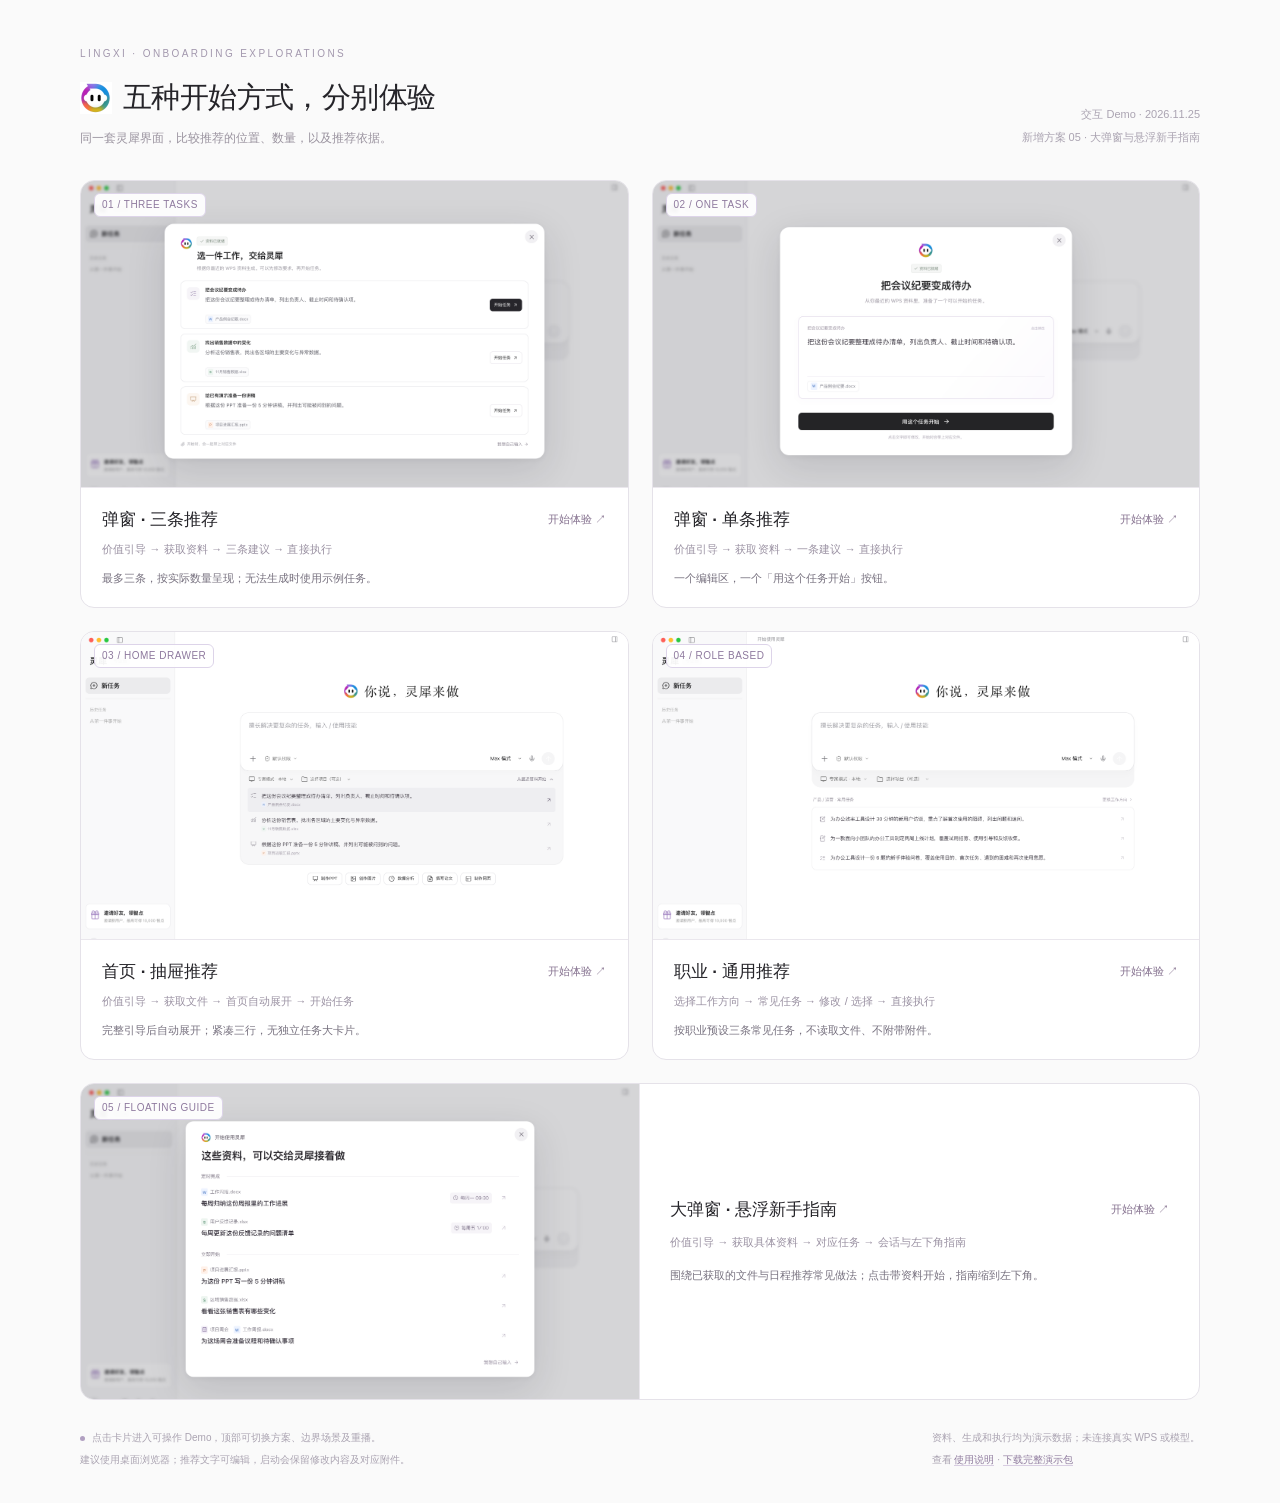
<file: index.html>
<!doctype html><html lang="zh-CN"><head><meta charset="utf-8"><meta name="viewport" content="width=device-width,initial-scale=1"><title>灵犀 · Onboarding 交互方案</title><style>
*{box-sizing:border-box}body{margin:0;background:#fafafa;color:#252429;font:14px/1.6 -apple-system,BlinkMacSystemFont,'PingFang SC',sans-serif;-webkit-font-smoothing:antialiased}a{text-decoration:none;color:inherit}.page{width:min(1120px,calc(100% - 80px));margin:0 auto;padding:46px 0 32px}.head{display:flex;justify-content:space-between;align-items:flex-end;margin-bottom:31px}.label{font-size:10px;letter-spacing:2.4px;color:#a297ad;margin-bottom:12px}h1{font-size:29px;font-weight:550;letter-spacing:-.6px;margin:0}p{margin:9px 0 0;font-size:12px;color:#9a939f}.head-right{font-size:11px;color:#aaa3b1;text-align:right;line-height:23px}.grid{display:grid;grid-template-columns:1fr 1fr;gap:23px}.demo{background:#fff;border:1px solid #e5e2e9;border-radius:14px;overflow:hidden;transition:transform .22s,box-shadow .22s,border-color .22s;display:block}.demo:hover{transform:translateY(-3px);box-shadow:0 12px 35px #7661810d;border-color:#c3b4d2}.picture{aspect-ratio:16/9;background:#f1eef5;position:relative;overflow:hidden;border-bottom:1px solid #eae7ed}.picture img{width:100%;height:100%;object-fit:cover;object-position:center;display:block}.number{position:absolute;left:13px;top:12px;border:1px solid #ddd4e9;background:#fffffff0;color:#8e799e;border-radius:6px;font-size:10px;padding:3px 7px;letter-spacing:.5px}.body{padding:18px 21px 20px}.title{display:flex;align-items:center;justify-content:space-between}h2{font-size:17px;font-weight:550;margin:0}.enter{font-size:11px;color:#84708e}.route{color:#9b92a3;font-size:11px;margin-top:8px;letter-spacing:.1px}.detail{font-size:11px;color:#77717f;margin-top:11px}.foot{display:flex;justify-content:space-between;gap:30px;margin-top:27px;font-size:10px;color:#aaa3b1;line-height:22px}.foot a{color:#8f7b9e;border-bottom:1px solid #d8cde2}.logo{display:inline-block;width:32px;height:32px;background:url('assets/lingxi-logo.png') center/contain no-repeat;vertical-align:-7px;margin-right:11px}.hint{display:inline-flex;gap:7px;align-items:center}.dot{width:5px;height:5px;background:#b1a0c1;border-radius:50%}@media(max-width:800px){.page{width:calc(100% - 36px);padding-top:27px}.grid{grid-template-columns:1fr}.head-right{display:none}.foot{display:block}h1{font-size:24px}}
.demo:last-child{grid-column:1/-1;display:grid;grid-template-columns:1fr 1fr;align-items:center}.demo:last-child .picture{border-bottom:0;border-right:1px solid #eae7ed}.demo:last-child .body{padding:30px}.demo:last-child .route{line-height:22px}.demo:last-child .detail{line-height:22px}@media(max-width:800px){.demo:last-child{display:block}.demo:last-child .picture{border-right:0;border-bottom:1px solid #eae7ed}}
</style></head><body><main class="page"><header class="head"><div><div class="label">LINGXI · ONBOARDING EXPLORATIONS</div><h1><span class="logo"></span>五种开始方式，分别体验</h1><p>同一套灵犀界面，比较推荐的位置、数量，以及推荐依据。</p></div><div class="head-right">交互 Demo · 2026.11.25<br>新增方案 05 · 大弹窗与悬浮新手指南</div></header><section class="grid">
<a class="demo" href="01-modal-three.html"><div class="picture"><img src="previews/01-recommend.png" alt="弹窗内三条可编辑任务"><span class="number">01 / THREE TASKS</span></div><div class="body"><div class="title"><h2>弹窗 · 三条推荐</h2><span class="enter">开始体验 ↗</span></div><div class="route">价值引导 → 获取资料 → 三条建议 → 直接执行</div><div class="detail">最多三条，按实际数量呈现；无法生成时使用示例任务。</div></div></a>
<a class="demo" href="02-modal-single.html"><div class="picture"><img src="previews/02-recommend.png" alt="弹窗内单条可编辑任务"><span class="number">02 / ONE TASK</span></div><div class="body"><div class="title"><h2>弹窗 · 单条推荐</h2><span class="enter">开始体验 ↗</span></div><div class="route">价值引导 → 获取资料 → 一条建议 → 直接执行</div><div class="detail">一个编辑区，一个「用这个任务开始」按钮。</div></div></a>
<a class="demo" href="03-home-drawer.html"><div class="picture"><img src="previews/03-recommend.png" alt="首页输入框下方三条推荐"><span class="number">03 / HOME DRAWER</span></div><div class="body"><div class="title"><h2>首页 · 抽屉推荐</h2><span class="enter">开始体验 ↗</span></div><div class="route">价值引导 → 获取文件 → 首页自动展开 → 开始任务</div><div class="detail">完整引导后自动展开；紧凑三行，无独立任务大卡片。</div></div></a>
<a class="demo" href="04-role-tasks.html"><div class="picture"><img src="previews/11-role-list.png" alt="职业通用任务三行列表"><span class="number">04 / ROLE BASED</span></div><div class="body"><div class="title"><h2>职业 · 通用推荐</h2><span class="enter">开始体验 ↗</span></div><div class="route">选择工作方向 → 常见任务 → 修改 / 选择 → 直接执行</div><div class="detail">按职业预设三条常见任务，不读取文件、不附带附件。</div></div></a>
<a class="demo" href="05-guide-panel.html"><div class="picture"><img src="previews/20-guide-context.png" alt="具体文件与对应任务的大弹窗指南"><span class="number">05 / FLOATING GUIDE</span></div><div class="body"><div class="title"><h2>大弹窗 · 悬浮新手指南</h2><span class="enter">开始体验 ↗</span></div><div class="route">价值引导 → 获取具体资料 → 对应任务 → 会话与左下角指南</div><div class="detail">围绕已获取的文件与日程推荐常见做法；点击带资料开始，指南缩到左下角。</div></div></a>
</section><footer class="foot"><div><span class="hint"><i class="dot"></i>点击卡片进入可操作 Demo，顶部可切换方案、边界场景及重播。</span><br>建议使用桌面浏览器；推荐文字可编辑，启动会保留修改内容及对应附件。</div><div>资料、生成和执行均为演示数据；未连接真实 WPS 或模型。<br>查看 <a href="使用说明.txt">使用说明</a> · <a href="灵犀_Onboarding_五套交互Demo.zip" download>下载完整演示包</a></div></footer></main></body></html>
</file>
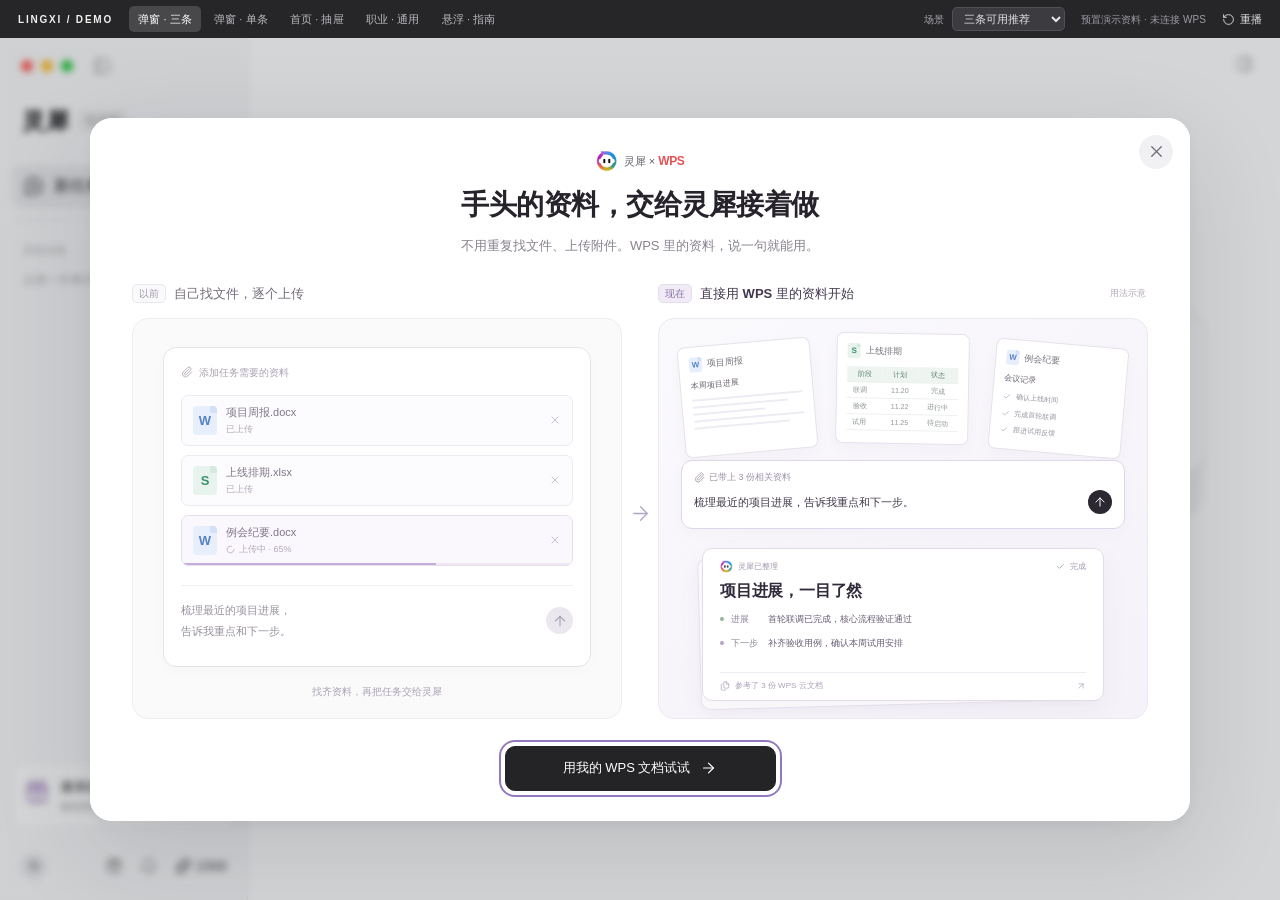
<file: 01-modal-three.html>
<!doctype html>
<html lang="zh-CN"><head><meta charset="utf-8"><meta name="viewport" content="width=device-width,initial-scale=1"><title>灵犀 · 弹窗三条推荐</title><link rel="stylesheet" href="source/demo.css"><link rel="stylesheet" href="source/intro-v3.css"><link rel="stylesheet" href="source/revision.css"><link rel="stylesheet" href="source/refinements.css?v=1125b"></head><body data-variant="three"><div id="demo-bar"></div><div id="app"></div><div id="overlay-root"></div><div id="toast" role="status"></div><script src="assets/lucide.min.js"></script><script src="source/fallback-data.js"></script><script src="source/demo.js?v=1125b"></script><script src="source/intro-v3.js"></script><script src="source/updates.js?v=1125b"></script></body></html>
</file>
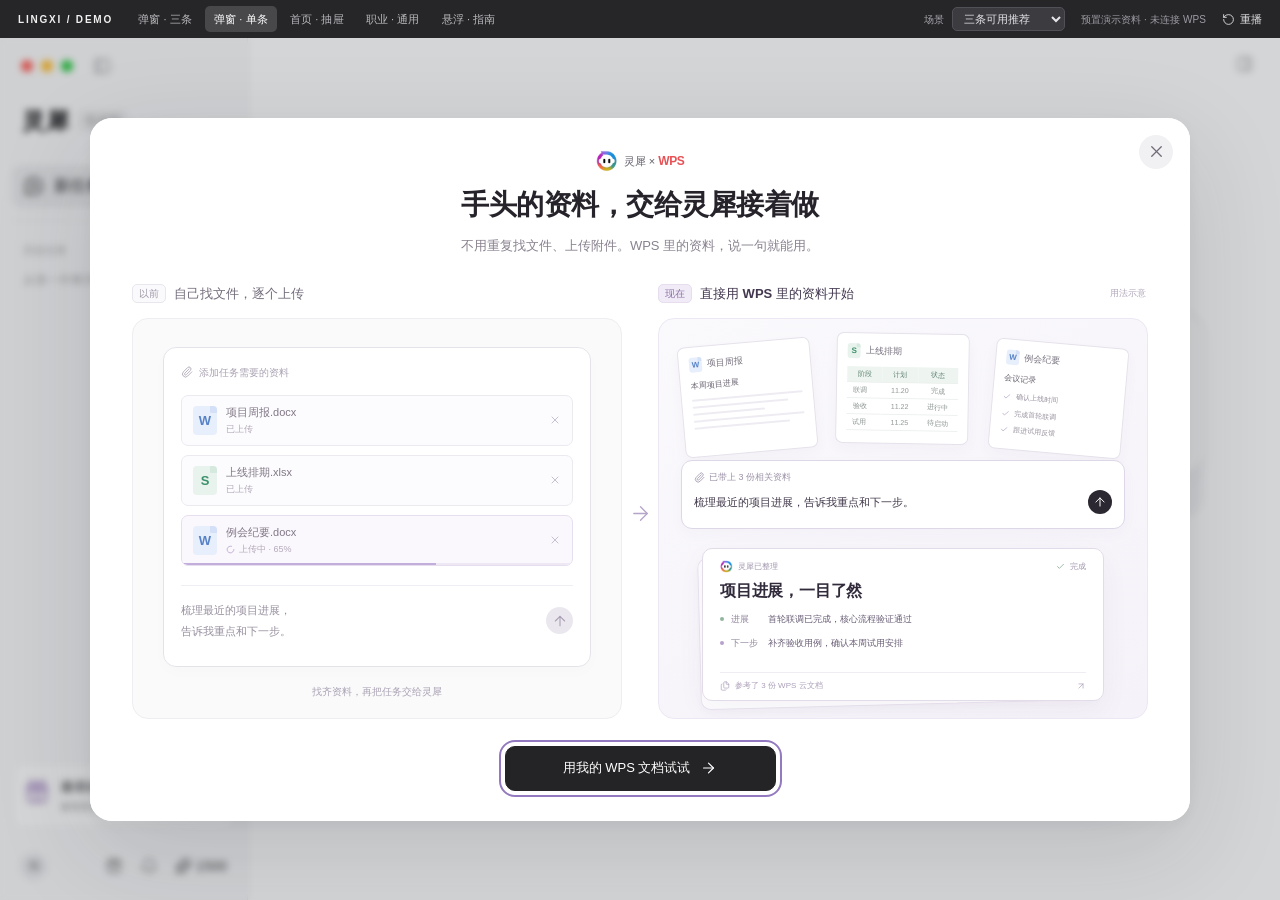
<file: 02-modal-single.html>
<!doctype html>
<html lang="zh-CN"><head><meta charset="utf-8"><meta name="viewport" content="width=device-width,initial-scale=1"><title>灵犀 · 弹窗单条推荐</title><link rel="stylesheet" href="source/demo.css"><link rel="stylesheet" href="source/intro-v3.css"><link rel="stylesheet" href="source/revision.css"><link rel="stylesheet" href="source/refinements.css?v=1125b"></head><body data-variant="single"><div id="demo-bar"></div><div id="app"></div><div id="overlay-root"></div><div id="toast" role="status"></div><script src="assets/lucide.min.js"></script><script src="source/fallback-data.js"></script><script src="source/demo.js?v=1125b"></script><script src="source/intro-v3.js"></script><script src="source/updates.js?v=1125b"></script></body></html>
</file>
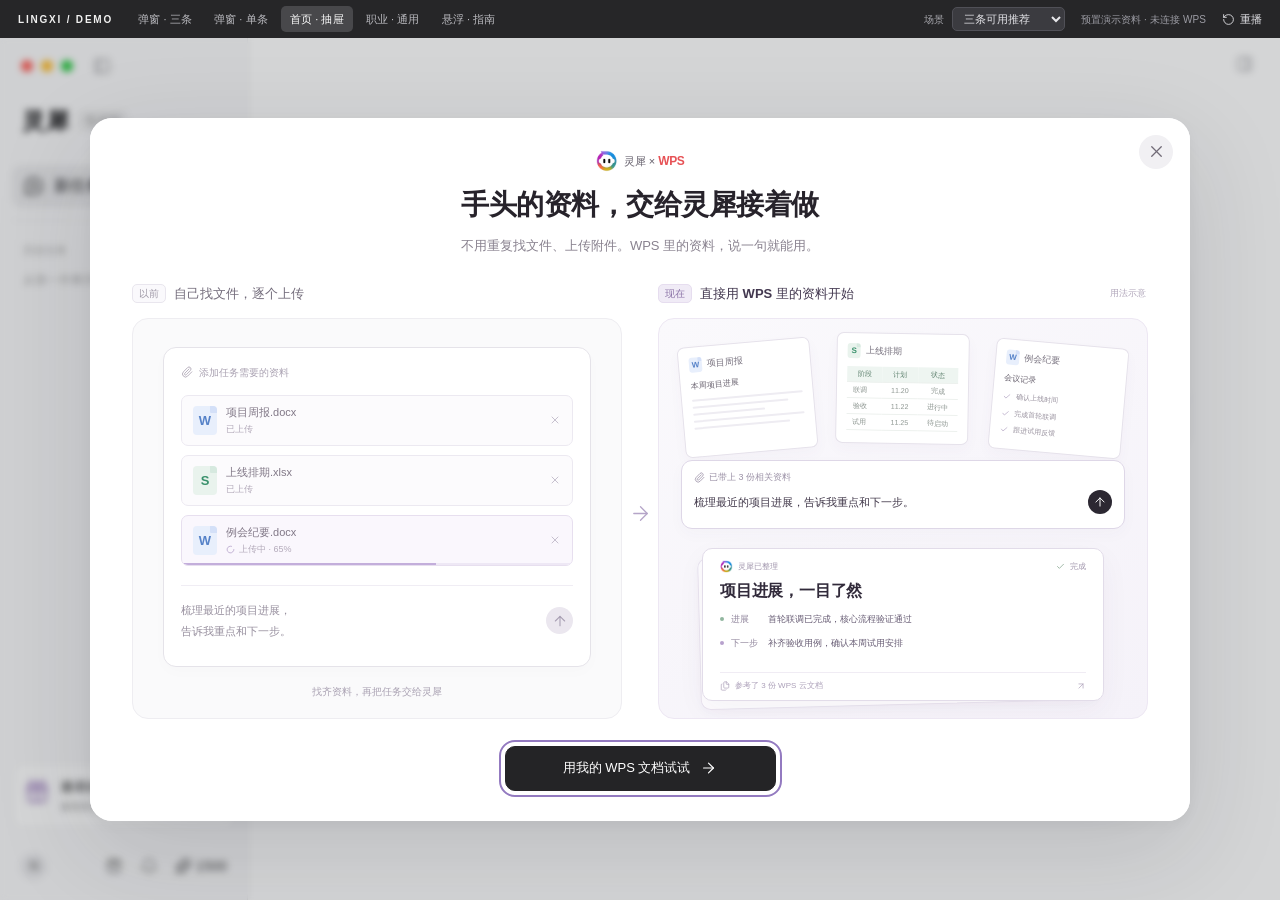
<file: 03-home-drawer.html>
<!doctype html>
<html lang="zh-CN"><head><meta charset="utf-8"><meta name="viewport" content="width=device-width,initial-scale=1"><title>灵犀 · 首页抽屉推荐</title><link rel="stylesheet" href="source/demo.css"><link rel="stylesheet" href="source/intro-v3.css"><link rel="stylesheet" href="source/revision.css"><link rel="stylesheet" href="source/refinements.css?v=1125b"></head><body data-variant="drawer"><div id="demo-bar"></div><div id="app"></div><div id="overlay-root"></div><div id="toast" role="status"></div><script src="assets/lucide.min.js"></script><script src="source/fallback-data.js"></script><script src="source/demo.js?v=1125b"></script><script src="source/intro-v3.js"></script><script src="source/updates.js?v=1125b"></script></body></html>
</file>
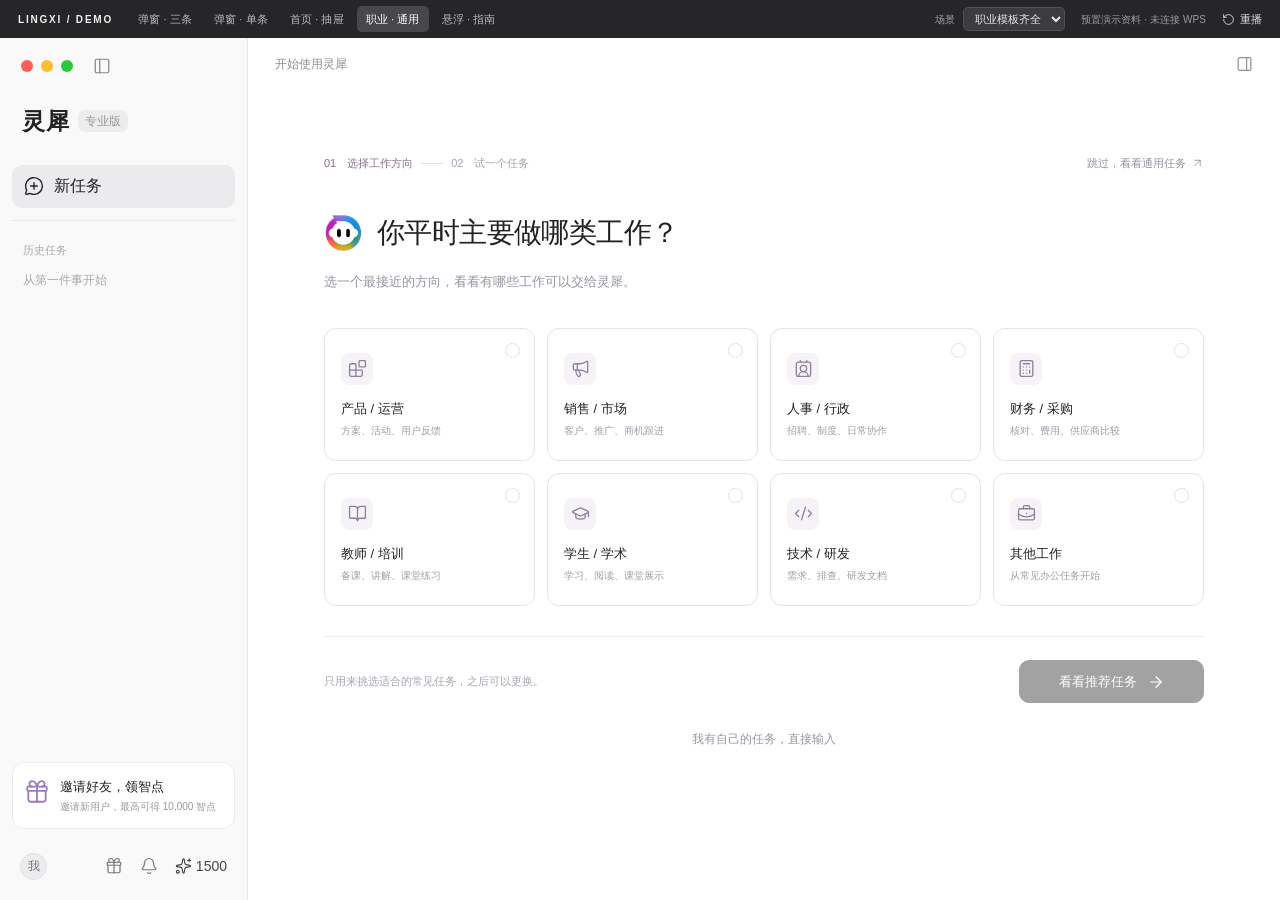
<file: 04-role-tasks.html>
<!doctype html>
<html lang="zh-CN"><head><meta charset="utf-8"><meta name="viewport" content="width=device-width,initial-scale=1"><title>灵犀 · 职业通用推荐</title><link rel="stylesheet" href="source/demo.css"><link rel="stylesheet" href="source/intro-v3.css"><link rel="stylesheet" href="source/revision.css"><link rel="stylesheet" href="source/refinements.css?v=1125b"></head><body data-variant="role"><div id="demo-bar"></div><div id="app"></div><div id="overlay-root"></div><div id="toast" role="status"></div><script src="assets/lucide.min.js"></script><script src="source/roles.js?v=1125b"></script><script src="source/fallback-data.js"></script><script src="source/demo.js?v=1125b"></script><script src="source/intro-v3.js"></script><script src="source/updates.js?v=1125b"></script></body></html>
</file>
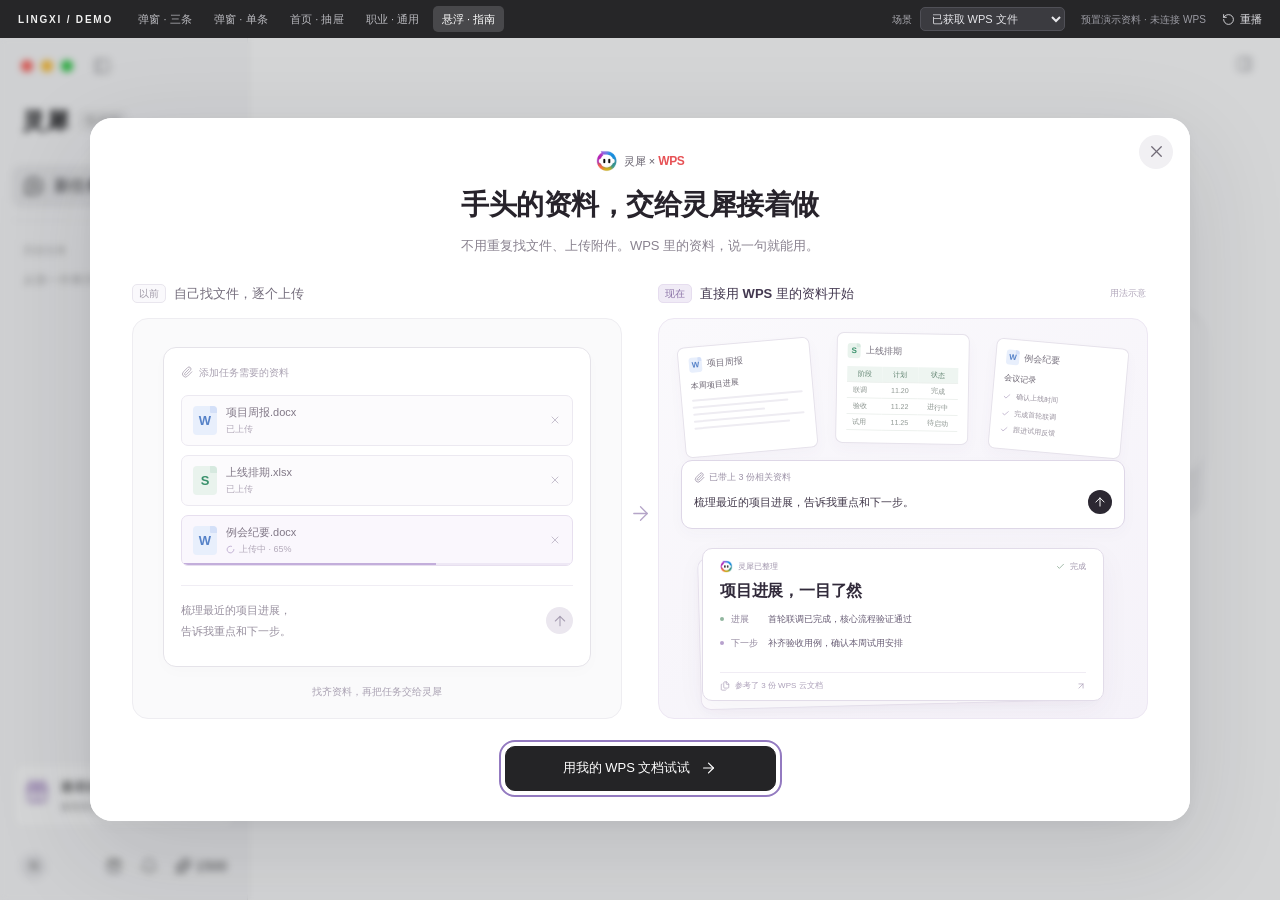
<file: 05-guide-panel.html>
<!doctype html>
<html lang="zh-CN"><head><meta charset="utf-8"><meta name="viewport" content="width=device-width,initial-scale=1"><title>灵犀 · 可收起的新手指南</title><link rel="stylesheet" href="source/demo.css"><link rel="stylesheet" href="source/intro-v3.css"><link rel="stylesheet" href="source/revision.css"><link rel="stylesheet" href="source/refinements.css?v=1125b"><link rel="stylesheet" href="source/guide.css?v=1125d"></head><body data-variant="guide"><div id="demo-bar"></div><div id="app"></div><div id="overlay-root"></div><div id="guide-panel-root"></div><div id="toast" role="status"></div><script src="assets/lucide.min.js"></script><script src="source/fallback-data.js"></script><script src="source/demo.js?v=1125d"></script><script src="source/intro-v3.js"></script><script src="source/updates.js?v=1125b"></script><script src="source/guide-data.js?v=1125d"></script><script src="source/guide.js?v=1125d"></script></body></html>
</file>
<file: source/demo.css>
@charset "UTF-8";
:root{--ink:#222224;--muted:#838389;--line:#e8e8eb;--soft:#f6f6f7;--purple:#8060bc;--ease:cubic-bezier(.22,.75,.2,1)}
*{box-sizing:border-box}html,body{margin:0;height:100%;color:var(--ink);font:14px/1.5 -apple-system,BlinkMacSystemFont,"PingFang SC","Helvetica Neue",sans-serif;background:#f7f7f8;-webkit-font-smoothing:antialiased}button,textarea,input{font:inherit;color:inherit}button,a{-webkit-tap-highlight-color:transparent}button{border:0;background:none;cursor:pointer;padding:0}button:disabled{cursor:default;opacity:.42}button:focus-visible,a:focus-visible{outline:2px solid #937ac0;outline-offset:4px}a{color:inherit;text-decoration:none}textarea{resize:none;outline:none}h1,h2,h3,p{margin:0}svg{width:18px;height:18px;stroke-width:1.65;flex:none}button svg{pointer-events:none}.icon{display:inline-flex;align-items:center;justify-content:center}.logo{width:32px;height:32px;display:inline-block;flex:none;background:url('../assets/lingxi-logo.png') center / contain no-repeat}.logo.large{width:40px;height:40px;background-size:contain;background-position:center}.logo.small{transform:scale(.75);transform-origin:center;margin:-4px}.sr-only{position:absolute;width:1px;height:1px;overflow:hidden;clip:rect(0,0,0,0)}
.demo-bar{height:38px;background:#262628;color:#bababf;display:flex;align-items:center;padding:0 18px;gap:22px;font-size:11px;letter-spacing:.1px}.demo-label{font-weight:600;color:#f0f0f0;font-size:10px;letter-spacing:1.8px}.demo-tabs{display:flex;gap:4px;height:100%;align-items:center}.demo-tabs a{padding:5px 11px;border-radius:5px;transition:background .2s}.demo-tabs a:hover{background:#3e3e42;color:#fff}.demo-tabs a.selected{background:#48484b;color:#fff}.demo-meta{margin-left:auto;color:#9c9ca4;font-size:10px}.demo-replay{display:flex;align-items:center;gap:5px;color:#e0e0e4;font-size:11px}.demo-replay svg{width:13px;height:13px}.app{height:calc(100dvh - 38px);min-height:650px;display:flex;overflow:hidden;background:#fff}.sidebar{width:248px;flex:none;background:#f9f9fa;border-right:1px solid #e8e8ea;position:relative;padding:0 12px;display:flex;flex-direction:column}.traffic{display:flex;gap:8px;align-items:center;height:55px;padding:0 9px}.traffic i{width:12px;height:12px;border-radius:50%;background:#ff5f57}.traffic i:nth-child(2){background:#ffbd2e}.traffic i:nth-child(3){background:#28c840}.traffic button{margin-left:12px;color:#858588;display:flex}.traffic svg{width:18px;height:18px}.brand{display:flex;align-items:center;gap:9px;padding:11px 10px 26px}.brand strong{font-size:23px;letter-spacing:.7px}.pro{padding:2px 7px;border-radius:7px;background:#ededee;color:#999;font-size:12px}.new-task{display:flex;align-items:center;gap:10px;width:100%;height:43px;padding:0 12px;background:#ebebed;border-radius:10px;font-size:16px;font-weight:550}.new-task svg{width:20px;height:20px}.side-divider{height:1px;background:#e9e9eb;margin:12px 0 21px}.history-label{font-size:11px;color:#aaa;padding:0 11px;margin-bottom:13px}.history-empty{font-size:12px;color:#aaa;padding:0 11px}.history-item{padding:10px 11px;font-size:13px;white-space:nowrap;overflow:hidden;text-overflow:ellipsis;border-radius:7px}.history-item.active{background:#ededee}.side-spacer{flex:1}.invite{padding:14px 11px;display:flex;gap:10px;border:1px solid #ebebee;border-radius:12px;background:white;margin:15px 0 18px}.invite>svg{color:#9a79bd;width:26px;height:26px;margin-top:2px}.invite strong{font-size:13px;font-weight:550;display:block}.invite span{font-size:10px;color:#999;display:block;margin-top:3px}.side-footer{display:flex;align-items:center;gap:17px;height:53px;padding:0 8px 15px;color:#777}.user-avatar{height:27px;width:27px;border-radius:50%;display:grid;place-items:center;background:#ececef;border:1px solid #e1e1e5;font-size:12px;margin-right:auto}.credit{display:flex;align-items:center;gap:4px;color:#444}.credit svg{width:17px}.main{flex:1;min-width:0;position:relative;overflow:auto;background:#fff;border-radius:15px 0 0 15px}.main-top{height:51px;padding:0 27px;display:flex;justify-content:space-between;align-items:center;color:#8e8e93;font-size:12px}.main-top span{display:flex;gap:7px;align-items:center}.main-top svg{width:17px}.home{width:min(880px,calc(100% - 96px));margin:clamp(70px,15vh,154px) auto 0;transition:margin .6s var(--ease)}.home-head{display:flex;align-items:center;justify-content:center;gap:14px;margin-bottom:38px}.home-head h1{font:35px/1.4 "Songti SC",STSong,serif;letter-spacing:2px;color:#151515}.composer-shell{border-radius:23px;background:#f5f5f6}.composer{padding:20px 21px 15px;border:1px solid #dfdfe2;border-radius:23px;background:white;box-shadow:0 8px 24px #00000005}.composer textarea{width:100%;border:0;min-height:86px;padding:0;display:block;font-size:16px;line-height:26px;background:transparent}.composer textarea::placeholder{color:#a0a0a6}.composer-controls{display:flex;align-items:center;gap:18px;height:33px;margin-top:8px}.tool-button{display:flex;align-items:center;justify-content:center;color:#6e6e74}.tool-button:hover{color:#222}.composer-controls .plus svg{width:23px;height:23px}.permission{display:flex;align-items:center;gap:6px;font-size:12px;color:#777}.permission svg{width:16px;height:16px}.tiny-chevron{width:12px!important;height:12px!important}.composer-right{display:flex;align-items:center;gap:17px;margin-left:auto;font-size:13px}.send{width:34px;height:34px;border-radius:50%;background:#e9e9eb;color:#fff;display:grid;place-items:center;transition:background .2s}.send:not(:disabled){background:#252526}.send svg{height:21px;width:21px}.composer-foot{height:43px;padding:0 22px;display:flex;align-items:center;gap:24px;color:#777;font-size:12px}.composer-foot span{display:flex;align-items:center;gap:7px}.composer-foot svg{width:17px;height:17px}.skills{display:flex;justify-content:center;gap:10px;margin-top:23px}.skill{height:34px;border:1px solid #e1e1e5;border-radius:10px;display:flex;align-items:center;gap:7px;padding:0 13px;font-size:12px;transition:background .2s}.skill:hover{background:#f7f7fa}.skill svg{width:16px;height:16px}.reopen{display:flex;align-items:center;gap:7px;margin:26px auto 0;color:#85858c;font-size:12px}.reopen:hover{color:#36363c}.reopen svg{width:15px;height:15px}
.overlay{position:fixed;inset:38px 0 0;z-index:30;display:flex;align-items:center;justify-content:center;background:#22242d31;backdrop-filter:blur(3.5px);padding:28px;animation:veilIn .28s ease}.dialog{position:relative;width:min(1000px,calc(100vw - 80px));height:620px;max-height:calc(100dvh - 94px);background:#fff;border-radius:24px;box-shadow:0 30px 100px #1b1c2a22,0 4px 14px #0000000a;overflow:auto;animation:modalIn .46s var(--ease)}.close-dialog{position:absolute;right:19px;top:18px;z-index:10;width:34px;height:34px;border-radius:50%;background:#ececef;color:#56565e;display:grid;place-items:center;transition:background .2s,transform .2s}.close-dialog:hover{background:#dfdfe4;transform:rotate(90deg)}.close-dialog svg{width:19px;height:19px}.intro{height:100%;min-height:550px;display:grid;grid-template-columns:45% 55%}.intro-copy{padding:58px 40px 36px 45px;display:flex;flex-direction:column}.brand-pair{display:flex;align-items:center;gap:12px;margin-bottom:37px;height:34px}.wps-word{font-size:22px;font-weight:800;letter-spacing:-1.4px;color:#eb4e4f}.pair-line{width:28px;height:1px;background:#d6d6dd;position:relative;margin:0 1px}.pair-line:before,.pair-line:after{content:'';width:3px;height:3px;border-radius:50%;background:#c5c5cf;position:absolute;top:-1px}.pair-line:after{right:0}.brand-pair .lingxi-word{font-size:16px;font-weight:600;margin-left:-6px}.eyebrow{font-size:11px;letter-spacing:1px;color:#8b818e;margin-bottom:12px}.intro h2{font-size:32px;letter-spacing:-.7px;line-height:1.55;font-weight:600}.intro-desc{font-size:14px;line-height:26px;color:#82828a;margin-top:20px}.intro-benefits{display:flex;gap:16px;align-items:center;color:#666671;font-size:11px;margin-top:25px}.intro-benefits span{display:flex;align-items:center;gap:5px}.intro-benefits svg{width:13px;height:13px;color:#99909f}.intro-bottom{margin-top:auto;padding-top:24px}.primary{display:inline-flex;align-items:center;justify-content:center;gap:10px;height:43px;padding:0 21px;background:#242426;color:#fff;border:1px solid #242426;border-radius:10px;font-size:13px;font-weight:500;transition:background .2s,transform .2s,box-shadow .2s}.primary:hover:not(:disabled){background:#37363b;box-shadow:0 4px 12px #00000014;transform:translateY(-1px)}.primary:active:not(:disabled){transform:translateY(0)}.intro-cta{width:100%;height:46px;font-size:14px}.intro-cta svg{width:17px}.intro-skip{display:block;margin:12px auto 0;font-size:12px;color:#96969c;padding:3px 10px}.intro-skip:hover{color:#333}.intro-art{position:relative;background:linear-gradient(145deg,#f8f7fb 4%,#f3f0f8 58%,#f5f8fa);padding:76px 34px 38px 30px;overflow:hidden;display:flex;flex-direction:column;justify-content:center}.art-caption{font-size:12px;letter-spacing:.6px;color:#97909f;margin-bottom:22px;display:flex;align-items:center;gap:7px}.art-caption svg{width:14px;height:14px}.context-demo{position:relative;display:grid;grid-template-columns:1fr 24px 1.1fr;gap:8px;align-items:center;margin-bottom:16px}.context-source{padding:13px 11px;background:#ffffffbd;border:1px solid #e5e2ed;border-radius:11px;box-shadow:0 3px 10px #4e375605;display:flex;gap:9px;align-items:center;min-width:0;transition:transform .5s var(--ease)}.context-source .file-type{width:28px;height:33px;font-size:12px;flex:none}.context-source strong{display:block;font-size:12px;font-weight:500;white-space:nowrap}.context-source small{display:block;font-size:9px;color:#a6a0ad;margin-top:4px}.context-arrow{color:#b3a8c2;display:grid;place-items:center}.context-arrow svg{width:16px;height:16px}.context-result{height:104px;background:#fff;border:1px solid #e4e0ec;border-radius:12px;box-shadow:0 8px 22px #55407609;padding:13px 14px;position:relative;overflow:hidden}.context-result h3{font-size:12px;font-weight:550;display:flex;align-items:center;gap:6px;margin-bottom:11px}.context-result h3 svg{width:13px;height:13px;color:#9a85b3}.mini-check{display:flex;align-items:center;gap:6px;font-size:9px;color:#aaa2b2;margin-top:6px}.mini-check svg{height:9px;width:9px}.mini-chart{height:42px;display:flex;gap:7px;align-items:flex-end;border-bottom:1px solid #e8eee9;padding:0 5px;margin-top:3px}.mini-chart i{display:block;flex:1;background:#d7e5df;border-radius:2px 2px 0 0}.mini-chart i:nth-child(even){background:#96b8a7}.mini-chart i:last-child{background:#6f9a83}.mini-script{font-size:9px;color:#a2a2ad;line-height:18px}.mini-script b{display:inline-block;color:#ac9cba;margin-right:4px;font-weight:500}.art-foot{font-size:11px;text-align:center;color:#a19ba9;margin-top:9px;letter-spacing:.2px}.file-type{display:inline-grid;place-items:center;width:22px;height:25px;border-radius:5px;background:#edf3ff;color:#5985ca;font-size:10px;font-weight:600;flex:none}.file-type.xls{background:#edf5f0;color:#5a9274}.file-type.ppt{background:#fff1e9;color:#cf8b60}.file-type.pdf{background:#fff0f0;color:#d47d7d}.file-pill{display:inline-flex;align-items:center;gap:6px;min-width:0;font-size:11px;color:#7d7d88;background:#fafafb;border:1px solid #ededf0;border-radius:7px;padding:5px 8px}.file-pill .file-type{width:17px;height:20px;border-radius:3px;font-size:9px}.file-pill .filename{white-space:nowrap;overflow:hidden;text-overflow:ellipsis}.file-pill .file-origin{font-size:9px;color:#aaa;margin-left:4px}.file-pill button{margin-left:3px;display:flex;color:#aaa}.file-pill button svg{width:12px;height:12px}
.loading-panel{height:100%;display:flex;flex-direction:column;align-items:center;justify-content:center;padding:50px 70px;text-align:center}.loading-emblem{position:relative;width:108px;height:108px;margin-bottom:31px;display:grid;place-items:center}.loading-orbit{position:absolute;inset:0;border:1px solid #ebe7f1;border-radius:50%}.loading-orbit:after{content:'';position:absolute;inset:-1px;border:1.5px solid transparent;border-top-color:#9e86bc;border-right-color:#c5bad6;border-radius:50%;animation:spin 2.8s linear infinite}.loading-emblem:before{content:'';position:absolute;inset:13px;background:#f8f6fb;border-radius:50%}.loading-emblem .logo{z-index:1}.orbit-file{position:absolute;top:1px;right:3px;box-shadow:0 3px 8px #533f6512;transform:rotate(12deg);z-index:2}.orbit-file.two{top:auto;right:auto;bottom:3px;left:2px;transform:rotate(-12deg)}.loading-panel h2{font-size:25px;font-weight:550;letter-spacing:-.4px}.loading-panel>p{font-size:13px;color:#92929b;margin-top:12px}.loading-files{display:flex;gap:8px;margin-top:27px;max-width:100%;flex-wrap:wrap;justify-content:center;min-height:34px}.loading-files .file-pill{animation:riseIn .6s var(--ease) both;background:white}.loading-files .file-pill:nth-child(2){animation-delay:.25s}.loading-files .file-pill:nth-child(3){animation-delay:.5s}.load-steps{display:flex;align-items:center;gap:14px;margin-top:44px;font-size:11px;color:#b0b0b7}.load-steps>span{display:flex;gap:6px;align-items:center;transition:color .3s}.load-steps>span.active{color:#6b557f}.load-steps>span.done{color:#7c7b82}.load-steps i{display:block;width:28px;height:1px;background:#e5e2e9}.load-steps svg{width:14px;height:14px}.load-steps .step-dot{width:13px;height:13px;border:1.5px solid #d6d2de;border-radius:50%}.load-steps .active .step-dot{border-color:#9e82bd;border-top-color:transparent;animation:spin .8s linear infinite}.loading-track{width:260px;height:3px;background:#eeebf2;border-radius:5px;margin-top:24px;overflow:hidden}.loading-track span{display:block;width:18%;height:100%;background:#b6a2cc;border-radius:5px;transition:width .8s var(--ease)}.loading-note{margin-top:24px;font-size:11px;color:#aaa7b0}.recommend{padding:34px 42px 25px}.recommend-head{display:flex;align-items:flex-start;gap:11px;margin-right:25px;margin-bottom:24px}.recommend-head .logo{margin-top:2px}.recommend-head h2{font-size:23px;font-weight:550;letter-spacing:-.3px;line-height:1.5}.recommend-head p{font-size:12px;color:#99969f;margin-top:6px}.ready-badge{display:inline-flex;gap:4px;align-items:center;background:#f5f6f5;border:1px solid #e9ece9;color:#8b978c;font-size:10px;padding:3px 7px;border-radius:5px;margin-bottom:10px}.ready-badge svg{width:11px;height:11px}.recommend-list{display:flex;flex-direction:column;gap:12px}.task-row{position:relative;border:1px solid #e4e4e8;border-radius:13px;padding:14px 16px 13px;display:grid;grid-template-columns:37px minmax(0,1fr) 100px;column-gap:11px;transition:border-color .25s,box-shadow .25s,background .25s;background:#fff;animation:riseIn .45s var(--ease) both}.task-row:hover{border-color:#d0c8dc;background:#fefeff}.task-row:focus-within{border-color:#b5a2cf;box-shadow:0 0 0 3px #b8a1d00e}.task-glyph{width:33px;height:33px;background:#f6f4f8;border-radius:9px;display:grid;place-items:center;color:#9580aa;margin-top:2px}.task-glyph.green{background:#f1f6f3;color:#86a68f}.task-glyph.orange{background:#fcf6f0;color:#c09b76}.task-glyph svg{width:17px;height:17px}.task-content{min-width:0}.task-title{display:flex;align-items:center;gap:10px;font-size:12px;font-weight:550;margin:0 0 5px}.task-title small{font-size:9px;font-weight:400;color:#b0a7bc;opacity:0;transition:opacity .2s}.task-row:hover .task-title small,.task-row:focus-within .task-title small,.task-row.streaming .task-title small{opacity:1}.task-editor-wrap{position:relative;min-height:43px}.task-editor{display:block;width:100%;height:45px;border:0;padding:0;background:transparent;line-height:22px;font-size:13px;caret-color:#8060a6;overflow:hidden;color:#5b5b64}.task-editor:focus{color:#33323a}.stream-line{position:absolute;inset:0;background:white;font-size:13px;line-height:22px;pointer-events:none;color:#5b5b64;overflow:hidden}.task-row:hover .stream-line{background:#fefeff}.stream-line:after{content:'';display:inline-block;height:14px;width:1.5px;background:#8c74aa;margin-left:2px;vertical-align:-2px;animation:caretBlink 1s steps(1) infinite}.task-row:not(.streaming) .stream-line{display:none}.task-row.streaming .task-editor{color:transparent}.task-attachments{display:flex;gap:6px;flex-wrap:wrap;margin-top:6px}.task-attachments .file-pill{background:#fbfbfc;padding:3px 6px;font-size:10px}.task-attachments .file-type{width:14px;height:16px;font-size:8px}.task-action{align-self:center;justify-self:end;display:flex;align-items:center;gap:6px;border:1px solid #e5e2e9;border-radius:8px;height:33px;padding:0 10px;font-size:11px;white-space:nowrap;background:#fff;transition:all .2s}.task-action svg{width:13px;height:13px}.task-action:hover:not(:disabled){background:#29272f;color:white;border-color:#29272f}.task-row:first-child .task-action{background:#27262b;color:white;border-color:#27262b}.task-row:first-child .task-action:hover:not(:disabled){background:#49434f}.recommend-foot{display:flex;align-items:center;justify-content:space-between;font-size:10px;color:#a1a0a8;margin-top:17px;gap:15px}.recommend-foot span{display:flex;gap:5px;align-items:center}.recommend-foot svg{width:12px;height:12px}.recommend-foot button{font-size:11px;color:#88818f;display:flex;align-items:center;gap:4px}.recommend-foot button:hover{color:#36313c}.static-caret{display:none}.task-editor-wrap:focus-within:after{content:'';position:absolute;bottom:2px;right:0;width:3px;height:3px;background:#aa94c4;border-radius:50%}
.chat{width:min(810px,calc(100% - 100px));margin:27px auto 170px}.chat-top{color:#777;font-size:12px;display:flex;gap:7px;align-items:center}.chat-top button{display:flex;align-items:center;gap:7px}.user-message{margin:23px 0 33px auto;max-width:670px;border-radius:16px 16px 4px 16px;padding:17px 21px;background:#f5f5f6;line-height:25px;font-size:14px}.user-message .task-attachments{margin-top:12px}.user-message .file-pill{background:white}.assistant-head{display:flex;align-items:center;gap:7px;font-weight:550;font-size:14px;margin-bottom:15px}.assistant-copy{font-size:14px;color:#56565e;line-height:25px}.execution{margin-top:18px;border:1px solid #e8e8ec;border-radius:12px;overflow:hidden}.execution-top{display:flex;align-items:center;justify-content:space-between;padding:12px 16px;background:#fafafa;border-bottom:1px solid #eeeef0;font-size:12px}.run-status{display:flex;align-items:center;gap:6px;font-size:10px;color:#999}.run-status svg{width:12px;height:12px;animation:spin 1.5s linear infinite}.execution-steps{padding:15px 18px}.exec-step{display:flex;align-items:flex-start;gap:11px;padding:9px 0;font-size:12px;color:#adadb4}.exec-step svg{height:15px;width:15px;margin-top:1px}.exec-step.active{color:#6c5f7b}.exec-step.done{color:#6b6b73}.exec-step.done svg{color:#92a192}.exec-step p{font-size:10px;color:#aaa;margin-top:3px}.exec-step.active svg{animation:spin 2s linear infinite}.chat-compose-wrap{position:sticky;bottom:24px;margin:-145px auto 20px;width:min(810px,calc(100% - 100px));z-index:2}.chat-compose-wrap .composer{border-radius:18px;box-shadow:0 5px 25px #00000004}.chat-compose-wrap textarea{min-height:44px;font-size:14px}.artifact{margin-top:18px;border:1px solid #e1dce8;border-radius:13px;overflow:hidden;animation:riseIn .5s var(--ease)}.artifact-top{padding:13px 16px;background:#f9f7fc;display:flex;align-items:center;justify-content:space-between;border-bottom:1px solid #ece8f0}.artifact-title{display:flex;align-items:center;gap:8px;font-size:13px;font-weight:550}.artifact-title svg{width:17px;color:#9a81b3}.artifact-top small{font-size:10px;color:#a59ab0}.artifact-body{padding:15px 18px;font-size:12px;line-height:23px;color:#77707f;max-height:174px;overflow:auto}.artifact-body h4{margin:0 0 9px;font-size:12px;color:#4c4555}.artifact-body p{margin:4px 0}.artifact-body table{width:100%;border-collapse:collapse;font-size:11px}.artifact-body td,.artifact-body th{text-align:left;border-bottom:1px solid #eee;padding:6px 8px}.artifact-body th{font-weight:500;color:#8b8099}.artifact-footer{display:flex;gap:10px;padding:12px 16px;border-top:1px solid #eeebf1;align-items:center}.secondary{height:31px;border:1px solid #dedce4;padding:0 12px;display:flex;gap:6px;align-items:center;font-size:11px;border-radius:7px;background:white}.secondary:hover{background:#f9f8fb}.secondary svg{width:13px}.artifact-footer .hint{font-size:10px;color:#aaa;margin-left:auto}.chat-followup{margin-top:16px;color:#999;font-size:11px}.chat-followup button{margin-left:9px;color:#7f6a94;border-bottom:1px solid #d8cce5;font-size:11px}.toast{position:fixed;bottom:30px;left:50%;transform:translate(-50%,12px);z-index:100;color:#fff;background:#29282eea;border-radius:9px;padding:10px 18px;opacity:0;transition:.2s;pointer-events:none;font-size:12px;box-shadow:0 5px 25px #0002}.toast.visible{opacity:1;transform:translate(-50%,0)}
@keyframes veilIn{from{opacity:0}to{opacity:1}}@keyframes modalIn{from{opacity:0;transform:translateY(15px) scale(.985)}to{opacity:1;transform:translateY(0) scale(1)}}@keyframes riseIn{from{opacity:0;transform:translateY(8px)}to{opacity:1;transform:translateY(0)}}@keyframes spin{to{transform:rotate(360deg)}}@keyframes caretBlink{0%,48%{opacity:1}49%,100%{opacity:0}}
.task-row.waiting .task-editor-wrap:before{content:'';position:absolute;inset:5px 0 8px;background:linear-gradient(#f2f0f5 0 0) 0 0/90% 8px no-repeat,linear-gradient(#f4f3f6 0 0) 0 21px/55% 8px no-repeat;border-radius:3px}.task-row.waiting .task-editor{color:transparent}.task-row.waiting .task-action{opacity:.25}.task-row.waiting .task-glyph{opacity:.5}.task-row.streaming .task-title small{color:#9d85b4}.task-row.editing{background:#fdfcfe}.task-row.editing .task-title small{color:#9075ac}.intro-art .context-demo{animation:riseIn .7s var(--ease) both}.intro-art .context-demo:nth-of-type(3){animation-delay:.16s}.intro-art .context-demo:nth-of-type(4){animation-delay:.32s}.intro-art .mini-chart i{transform-origin:bottom;animation:barGrow .8s .3s var(--ease) both}.dialog.leaving>*:not(.close-dialog){animation:stageOut .18s ease both}.sidebar.collapsed{width:68px;padding:0 10px}.sidebar.collapsed .brand,.sidebar.collapsed .history-label,.sidebar.collapsed .history-empty,.sidebar.collapsed .history-item,.sidebar.collapsed .invite,.sidebar.collapsed .side-footer,.sidebar.collapsed .traffic i{display:none}.sidebar.collapsed .traffic{padding:0;justify-content:center}.sidebar.collapsed .traffic button{margin:0}.sidebar.collapsed .new-task{font-size:0;gap:0;justify-content:center;padding:0}.sidebar.collapsed .new-task svg{width:22px}.preview-dialog{padding:42px;min-height:400px;height:auto;max-height:80vh}.preview-dialog h2{font-size:23px;margin-bottom:24px}.preview-dialog .artifact-body{max-height:none;padding:0;font-size:14px}.preview-dialog .artifact-body table{font-size:13px}.preview-dialog .artifact-body td,.preview-dialog .artifact-body th{padding:12px}.preview-dialog .secondary{margin-top:25px}.run-status:has(svg[data-lucide="check"]) svg{animation:none}
@keyframes barGrow{from{transform:scaleY(.1);opacity:.2}to{transform:scaleY(1);opacity:1}}@keyframes stageOut{to{opacity:0;transform:translateY(-5px)}}
.dialog:has(.single-recommend){width:770px;height:600px}.single-recommend{height:100%;padding:41px 48px 30px;display:flex;flex-direction:column}.single-head{text-align:center;display:flex;flex-direction:column;align-items:center}.single-head .logo{margin-bottom:16px}.single-head .ready-badge{margin-bottom:13px}.single-head h2{font-size:27px;font-weight:550;letter-spacing:-.5px}.single-head>p{font-size:13px;color:#99939f;margin-top:10px}.single-task-area{margin-top:31px}.single-task-area .task-row{display:block;padding:22px 23px 18px;border-color:#d9cfe4;background:linear-gradient(130deg,#fff 65%,#fcfafe);border-radius:14px;box-shadow:0 5px 22px #8264a206}.single-task-area .task-row:focus-within{border-color:#ac92c6;box-shadow:0 0 0 3px #b59bc20d}.single-task-area .task-glyph{display:none}.single-task-area .task-title{font-size:11px;color:#99909f;margin-bottom:12px;font-weight:400;justify-content:space-between}.single-task-area .task-title small{opacity:1}.single-task-area .task-editor,.single-task-area .stream-line{font-size:18px;line-height:31px;min-height:94px;height:94px;color:#35303b}.single-task-area .task-row.streaming .task-editor{color:transparent}.single-task-area .task-attachments{padding-top:11px;margin-top:12px;border-top:1px solid #eeeaf3}.single-task-area .task-action{display:none}.single-task-area .file-pill{font-size:11px;background:white;padding:4px 8px}.single-task-area .file-type{width:17px;height:19px;font-size:9px}.single-bottom{margin-top:auto;padding-top:23px}.single-bottom>.primary{width:100%;height:46px;font-size:14px}.single-bottom>p{text-align:center;font-size:10px;color:#a7a0ae;margin-top:11px}.single-task-area .stream-line:after{height:19px;vertical-align:-3px}.single-task-area .task-editor-wrap:focus-within:after{display:none}
@media(max-height:780px){.dialog:has(.single-recommend){height:570px}.single-recommend{padding-top:30px}.single-head .logo{margin-bottom:11px}.single-task-area{margin-top:23px}}
.home.drawer-home{width:min(910px,calc(100% - 86px));margin-top:clamp(65px,14vh,140px)}.home.drawer-home.expanded{margin-top:35px}.drawer-home .home-head{margin-bottom:28px;transition:margin .5s var(--ease)}.drawer-home.expanded .home-head{margin-bottom:23px}.drawer-home.expanded .home-head h1{font-size:31px}.drawer-home.expanded .home-head .logo{transform:scale(.9)}.drawer-home .skills{margin-top:16px;gap:8px}.drawer-home .skill{font-size:11px;height:30px}.drawer-home .composer textarea{min-height:77px}.suggestions-drawer{margin-top:29px;border:1px solid #e6e3eb;border-radius:15px;overflow:hidden;background:#fdfcfe;transition:background .4s,border-color .4s}.suggestions-drawer.open{background:white;border-color:#e6e4e9}.drawer-toggle{display:flex;width:100%;align-items:center;text-align:left;padding:16px 20px;gap:14px;position:relative;min-height:79px}.drawer-file-stack{display:flex;align-items:center;width:65px;position:relative;flex:none;height:37px}.drawer-file-stack .file-type{position:absolute;left:0;transform:rotate(-10deg);width:26px;height:31px;box-shadow:0 2px 5px #00000008;border:1px solid #fff}.drawer-file-stack .file-type:nth-child(2){left:19px;transform:rotate(0);z-index:1}.drawer-file-stack .file-type:nth-child(3){left:39px;transform:rotate(11deg);z-index:2}.drawer-copy{display:flex;flex-direction:column;gap:4px}.drawer-copy strong{font-size:13px;font-weight:500}.drawer-copy small{font-size:11px;color:#99939f}.drawer-toggle-end{display:flex;gap:9px;align-items:center;margin-left:auto;color:#8c7a9f;font-size:11px}.drawer-toggle-end svg{width:15px;height:15px;transition:transform .4s var(--ease)}.suggestions-drawer.open .drawer-toggle-end svg{transform:rotate(180deg)}.drawer-body{display:grid;grid-template-rows:0fr;transition:grid-template-rows .55s var(--ease)}.suggestions-drawer.open .drawer-body{grid-template-rows:1fr}.drawer-content{min-height:0;overflow:hidden}.drawer-inner{padding:0 16px 16px}.drawer-task-grid{display:grid;grid-template-columns:repeat(3,minmax(0,1fr));gap:11px}.drawer-task-grid .task-row{display:flex;flex-direction:column;gap:0;padding:16px 14px 12px;min-height:250px;border-radius:10px;box-shadow:none;animation-duration:.6s}.drawer-task-grid .task-glyph{margin-top:0;margin-bottom:12px;width:29px;height:29px;border-radius:8px}.drawer-task-grid .task-title{font-size:12px;display:block;position:relative;line-height:21px;margin-bottom:9px}.drawer-task-grid .task-title small{position:absolute;right:0;top:-31px;font-size:9px}.drawer-task-grid .task-editor,.drawer-task-grid .stream-line{font-size:12px;line-height:21px;height:84px;min-height:84px}.drawer-task-grid .task-content{width:100%;flex:1}.drawer-task-grid .task-attachments{margin-top:10px}.drawer-task-grid .file-pill{max-width:100%;font-size:9px}.drawer-task-grid .task-action{align-self:stretch;justify-content:space-between;margin-top:17px;height:31px;flex:none}.drawer-task-grid .task-row:first-child .task-action{background:#fff;border-color:#e5e2e9;color:#333}.drawer-task-grid .task-row .task-action:hover{background:#29272f;color:white}.drawer-foot{display:flex;align-items:center;gap:5px;font-size:10px;color:#aaa2b1;padding:11px 2px 0}.drawer-foot svg{width:12px;height:12px}.drawer-loading{height:258px;border:1px solid #ece9f0;border-radius:10px;background:#fcfbfd;padding:28px 25px;display:flex;flex-direction:column;align-items:center;justify-content:center;gap:14px;color:#93839e;font-size:12px}.drawer-loading>svg{width:21px;height:21px;animation:spin 2s linear infinite}.drawer-loading .loading-files{margin-top:5px}.drawer-loading small{color:#aaa2b0;font-size:10px}.drawer-home.expanded .suggestions-drawer{margin-top:22px}
@media(max-height:800px){.home.drawer-home.expanded{margin-top:10px}.drawer-home.expanded .home-head{margin-bottom:17px}.drawer-home.expanded .composer textarea{min-height:60px}.drawer-home.expanded .skills{margin-top:12px}.drawer-home.expanded .suggestions-drawer{margin-top:18px}.drawer-toggle{padding:12px 17px;min-height:65px}.drawer-task-grid .task-row{min-height:235px;padding-top:12px}.drawer-task-grid .task-action{margin-top:12px}.drawer-task-grid .task-glyph{margin-bottom:10px}}
@media(max-width:1150px){.home.drawer-home{width:calc(100% - 48px)}.drawer-task-grid{gap:8px}.drawer-task-grid .task-row{padding-left:11px;padding-right:11px}.drawer-task-grid .task-title{font-size:11px}.drawer-task-grid .task-editor,.drawer-task-grid .stream-line{font-size:11px}}
@media(max-width:860px){.drawer-task-grid{grid-template-columns:1fr}.drawer-task-grid .task-row{min-height:200px}.drawer-home.expanded{padding-bottom:30px}.drawer-copy strong{font-size:12px}.drawer-toggle{gap:9px;padding-left:12px}.drawer-file-stack{width:55px}.drawer-file-stack .file-type{width:22px;height:26px}.drawer-file-stack .file-type:nth-child(2){left:16px}.drawer-file-stack .file-type:nth-child(3){left:32px}.drawer-toggle-end{font-size:10px}.drawer-task-grid .task-editor{font-size:12px;height:64px}}
.role-page{width:min(880px,calc(100% - 100px));margin:65px auto 40px;animation:riseIn .4s var(--ease)}.role-page.leaving{animation:stageOut .16s ease both}.role-stage{display:flex;align-items:center;justify-content:space-between;font-size:11px;color:#aaa2b0;margin-bottom:40px}.role-stage .steps{display:flex;align-items:center;gap:8px}.role-stage .steps b{font-weight:400;color:#84718e}.role-stage .steps i{width:22px;height:1px;background:#e3dce9}.role-stage button{display:flex;align-items:center;gap:5px;color:#97919e;font-size:11px}.role-stage button:hover{color:#333}.role-stage svg{width:13px}.role-title{display:flex;align-items:center;gap:13px;margin-bottom:16px}.role-title h1{font-size:28px;font-weight:550;letter-spacing:-.6px}.role-subtitle{font-size:13px;color:#98939f;line-height:24px}.role-options{display:grid;grid-template-columns:repeat(4,minmax(0,1fr));gap:12px;margin-top:34px}.role-option{border:1px solid #e6e4e9;border-radius:12px;text-align:left;padding:19px 16px 17px;position:relative;transition:border-color .2s,background .2s,transform .2s,box-shadow .2s;min-height:133px}.role-option:hover{border-color:#c4b6d3;background:#fcfbfd;transform:translateY(-2px);box-shadow:0 5px 15px #9276a508}.role-option[aria-pressed="true"]{border-color:#b49acc;background:#faf7fd;box-shadow:0 0 0 1px #cbb4de25}.role-option>.icon{height:32px;width:32px;border-radius:8px;background:#f5f3f7;color:#8d7e9c;margin-bottom:14px}.role-option .icon svg{width:19px;height:19px}.role-option strong{display:block;font-size:13px;font-weight:500}.role-option small{display:block;font-size:10px;color:#a19ba8;margin-top:5px}.selection-indicator{position:absolute;right:14px;top:14px;width:15px;height:15px;border:1px solid #e4dfea;border-radius:50%;background:white;display:grid;place-items:center}.selection-indicator svg{height:10px;width:10px;color:transparent}.role-option[aria-pressed="true"] .selection-indicator{background:#8b72a5;border-color:#8b72a5}.role-option[aria-pressed="true"] .selection-indicator svg{color:white}.role-bottom{display:flex;align-items:center;justify-content:space-between;gap:20px;border-top:1px solid #eeecf1;margin-top:30px;padding-top:23px}.role-bottom>span{font-size:11px;color:#aaa3b1}.role-bottom .primary{min-width:185px}.role-tasks-page{width:min(930px,calc(100% - 88px));margin-top:53px}.role-tasks-page .role-stage{margin-bottom:28px}.role-tasks-heading{display:flex;align-items:center;gap:13px}.role-tasks-heading h1{font-size:27px;font-weight:550;letter-spacing:-.5px}.role-chip{display:flex;align-items:center;gap:6px;background:#f6f3f9;border:1px solid #e7e0ef;border-radius:7px;font-size:11px;color:#8c779f;padding:5px 9px;margin-left:auto}.role-chip svg{width:13px;height:13px}.role-tasks-page .role-subtitle{margin:11px 0 28px}.role-task-grid{display:grid;grid-template-columns:repeat(3,minmax(0,1fr));gap:15px}.role-task-card{border:1px solid #e4e1e9;border-radius:14px;background:white;overflow:hidden;animation:riseIn .45s var(--ease) both;transition:box-shadow .2s,border-color .2s}.role-task-card:nth-child(2){animation-delay:.1s}.role-task-card:nth-child(3){animation-delay:.2s}.role-task-card:hover{border-color:#cbbdd8;box-shadow:0 7px 25px #6e52710a}.role-thumb{height:134px;margin:12px 12px 0;background:#f7f5fa;border-radius:8px;position:relative;padding:24px 19px;overflow:hidden}.role-thumb .thumb-label{position:absolute;right:10px;top:8px;font-size:9px;color:#b5aabe}.role-thumb.check h3{font-size:12px;font-weight:500;margin-bottom:12px;color:#6e617d}.role-thumb.check .thumb-item{display:flex;align-items:center;gap:7px;margin-top:8px;font-size:10px;color:#a69ab2}.thumb-item svg{width:10px;height:10px}.role-thumb.chart{background:#f3f7f4}.role-thumb.chart h3{font-size:11px;color:#809788;font-weight:500}.role-thumb.chart .mini-chart{height:56px;margin-top:8px}.role-thumb.plan{background:#fbf7f2}.role-thumb.plan h3{font-size:15px;color:#887460;font-weight:500;border-left:2px solid #cab292;padding-left:10px;margin-top:10px}.role-thumb.plan p{font-size:10px;color:#b6a28c;margin:12px 0 0 12px}.role-task-card .task-row{border:0;box-shadow:none!important;border-radius:0;padding:17px 17px 15px;display:flex;flex-direction:column;min-height:258px;animation:none}.role-task-card .task-glyph{display:none}.role-task-card .task-content{width:100%;flex:1}.role-task-card .task-title{font-size:13px;line-height:23px;min-height:26px}.role-task-card .task-title small{display:none}.role-task-card .task-editor,.role-task-card .stream-line{font-size:12px;line-height:22px;height:88px;min-height:88px}.role-task-card .task-attachments{margin-top:13px;min-height:25px}.role-task-card .file-pill{font-size:9px;max-width:100%;padding:4px 6px}.role-task-card .task-action{width:100%;margin-top:20px;justify-content:space-between;height:33px;background:white!important;color:#45404e!important;border-color:#e3dce9!important}.role-task-card .task-action:hover{background:#29262f!important;color:#fff!important}.no-source{display:flex;align-items:center;gap:5px;font-size:10px;color:#a198aa;padding:3px 0}.no-source svg{width:12px;height:12px}.role-footnote{display:flex;align-items:center;gap:6px;font-size:10px;color:#b0a7b9;margin-top:19px}.role-footnote svg{width:12px;height:12px}.role-escape{display:block;margin:27px auto 0;color:#9c94a4;font-size:12px}.role-escape:hover{color:#4b3f59}
@media(max-height:800px){.role-page{margin-top:28px}.role-stage{margin-bottom:26px}.role-options{margin-top:25px}.role-option{min-height:122px;padding-top:16px}.role-tasks-page .role-stage{margin-bottom:18px}.role-task-card .task-row{min-height:250px}.role-thumb{height:118px;padding-top:20px}.role-title h1,.role-tasks-heading h1{font-size:26px}}
@media(max-width:1150px){.role-page{width:calc(100% - 62px)}.role-option{padding-left:12px;padding-right:10px}.role-option strong{font-size:12px}.role-option small{font-size:9px}.role-task-grid{gap:10px}.role-task-card .task-row{padding-left:13px;padding-right:13px}.role-task-card .task-title{font-size:12px}.role-task-card .task-editor{font-size:11px}.role-thumb{margin-left:9px;margin-right:9px}}
@media(max-width:860px){.role-options{grid-template-columns:repeat(2,minmax(0,1fr))}.role-task-grid{grid-template-columns:1fr}.role-page{padding-bottom:30px}.role-title h1{font-size:23px}.role-chip{display:none}.role-task-card .task-row{min-height:220px}.role-stage .steps{font-size:10px}}
.main.chat-main{display:flex;flex-direction:column;overflow:hidden}.chat-main .main-top{flex:none}.chat-scroll{flex:1;min-height:0;overflow:auto;scroll-behavior:smooth}.chat-scroll .chat{margin-top:23px;margin-bottom:27px}.chat-main .chat-compose-wrap{position:relative;bottom:auto;margin-top:0;margin-bottom:23px;flex:none}.execution-top{width:100%;text-align:left}.execution-top.completed{cursor:pointer;border-bottom:0}.execution-top.completed:hover{background:#f5f4f7}.execution-top.completed svg{animation:none!important}.execution-steps[hidden]{display:none}.execution-top.completed .run-status{gap:8px}.execution-top.completed .run-status>svg:last-child{margin-left:4px}.execution.compact{margin-top:15px}.artifact-body{max-height:none}.chat-main .artifact-footer{margin:0}.chat-main .user-message{margin-top:20px;margin-bottom:25px}.chat-main .assistant-head{margin-bottom:10px}.chat-main .chat-followup{margin-top:12px}.chat-main .assistant-copy{line-height:23px}
@media(min-width:1600px){.dialog{width:1060px;height:660px}.intro-copy{padding:65px 45px 42px 50px}.intro h2{font-size:35px}.intro-art{padding-left:33px;padding-right:38px}.context-result{height:112px}.recommend{padding:41px 49px 30px}.task-row{padding-top:17px;padding-bottom:17px}.task-editor{font-size:14px}.stream-line{font-size:14px}.sidebar{width:265px}}
@media(max-height:780px){.dialog{height:590px;max-height:calc(100dvh - 72px)}.intro{min-height:530px}.intro-copy{padding-top:42px}.brand-pair{margin-bottom:25px}.intro h2{font-size:29px}.intro-desc{margin-top:15px}.recommend{padding:28px 36px 20px}.recommend-head{margin-bottom:17px}.recommend-head h2{font-size:22px}.recommend-list{gap:10px}.task-row{padding:11px 14px}.recommend-foot{margin-top:14px}.home{margin-top:70px}.sidebar .invite{margin-bottom:9px}}
@media(max-width:1150px){.sidebar{width:215px}.home{width:calc(100% - 62px)}.dialog{width:calc(100vw - 64px)}.intro-copy{padding-left:30px;padding-right:28px}.intro h2{font-size:28px}.intro-art{padding-left:24px;padding-right:24px}.context-demo{gap:5px;grid-template-columns:1fr 16px 1.1fr}.context-source{padding:11px 8px;gap:6px}.context-source strong{font-size:10px}.context-result{padding:12px 10px}.skills{gap:6px}.skill{padding:0 8px}.demo-meta{display:none}}
@media(max-width:800px){.sidebar{width:175px}.brand{padding-left:6px}.brand strong{font-size:20px}.invite{display:none}.side-footer{gap:10px}.home{width:calc(100% - 34px)}.home-head h1{font-size:27px}.skills{flex-wrap:wrap}.demo-tabs a{font-size:10px;padding:5px 6px}.demo-bar{padding:0 9px;gap:9px}.dialog{width:calc(100vw - 32px)}.intro{grid-template-columns:1fr 1fr}.intro-art{padding:65px 15px 25px}.context-demo{grid-template-columns:1fr}.context-source{display:none}.context-arrow{display:none}.intro-copy{padding:40px 25px}.intro h2{font-size:25px}.intro-benefits{gap:7px;font-size:10px}.recommend{padding:29px 22px}.task-row{grid-template-columns:28px minmax(0,1fr) 80px;gap:8px}.task-glyph{width:27px;height:27px}.task-action{font-size:10px;padding:0 7px}.task-editor,.stream-line{font-size:12px}.file-origin{display:none!important}.chat{width:calc(100% - 40px)}.chat-compose-wrap{width:calc(100% - 40px)}}
@media(prefers-reduced-motion:reduce){*,*:before,*:after{animation-duration:.01ms!important;animation-iteration-count:1!important;transition-duration:.01ms!important;scroll-behavior:auto!important}}
</file>
<file: source/intro-v3.css>
.file-mark{width:15px;height:17px;border-radius:3px;background:#e8effc;display:inline-grid;place-items:center;flex:none;color:#5682c8;font-size:9px;line-height:1;font-weight:600;position:relative;overflow:hidden}.file-mark:before{content:'';position:absolute;right:0;top:0;width:4px;height:4px;border-radius:0 0 0 1px;background:#d4e0f8}.file-mark.sheet{color:#3a916c;background:#e9f3ed}.file-mark.sheet:before{background:#d6e9df}.file-mark.slides{color:#ce8153;background:#fff0e8}.file-mark.slides:before{background:#f7ddce}
.paper-stack{position:absolute;top:82px;left:42px;right:42px;height:170px}.source-paper{position:absolute;width:158px;height:147px;background:#fff;border:1px solid #e6e2eb;border-radius:9px;box-shadow:0 6px 14px #5c4d7308;padding:13px 12px;color:#77717e}.paper-word{left:13px;top:17px;transform:rotate(-7deg)}.paper-sheet{left:186px;top:3px;transform:rotate(2deg);z-index:2}.paper-notes{left:356px;top:21px;transform:rotate(7deg)}.paper-top{display:flex;align-items:center;gap:6px;font-size:10px;margin-bottom:12px}.paper-top .file-mark{width:15px;height:18px}.source-paper strong{font-size:10px;font-weight:550;display:block;margin-bottom:9px;color:#69626f}.paper-rule{height:3px;background:#eeecf2;width:86%;border-radius:1px;margin-bottom:7px}.paper-rule.long{width:100%}.paper-rule.short{width:65%}.mini-sheet{display:grid;grid-template-columns:1.4fr 1fr 1fr;font-size:8px;color:#8b948f;line-height:22px}.mini-sheet>*{border-bottom:1px solid #edf1ee;text-align:center}.mini-sheet>div{background:#eef5f1;font-weight:500;color:#638573}.mini-sheet>span:nth-child(3n+1){text-align:left;padding-left:6px}.paper-check{display:flex;align-items:center;gap:5px;font-size:8px;margin-bottom:8px;color:#98919e}.paper-check svg{height:9px;width:9px;stroke-width:2;color:#b3a4c2}.demo-request{position:absolute;left:35px;top:243px;width:558px;height:83px;background:#fff;border:1px solid #ded7e7;border-radius:14px;box-shadow:0 7px 23px #57476b09;z-index:5;padding:14px 17px}.request-source{font-size:10px;color:#9b91a6;display:flex;gap:5px;align-items:center}.request-source svg{width:12px;height:12px;stroke-width:1.7}.request-text{display:flex;align-items:center;justify-content:space-between;font-size:12px;color:#403749;margin-top:6px;letter-spacing:.1px}.request-send{width:26px;height:26px;display:grid;place-items:center;background:#2c2832;border-radius:50%;color:#fff}.request-send svg{height:15px;width:15px}.output-stage{position:absolute;top:354px;left:76px;width:480px;height:235px}.paper-behind{position:absolute;inset:7px 8px -5px -4px;background:#fdfcfe;border:1px solid #e9e4ef;border-radius:12px;transform:rotate(-2deg);box-shadow:0 3px 9px #4d3a6506}.output-paper{position:relative;width:100%;height:100%;padding:18px 25px 0;background:#fff;border:1px solid #e2dce9;border-radius:12px;box-shadow:0 10px 30px #4b385f0b}.output-meta{display:flex;align-items:center;justify-content:space-between;font-size:9px;color:#a095ac;line-height:17px}.output-meta>span{display:flex;align-items:center;gap:5px}.output-meta .lingxi-mark{width:15px;height:15px}.output-meta svg{width:11px;height:11px;stroke-width:2;color:#84a58e}.output-paper h3{font-size:20px;line-height:30px;letter-spacing:-.3px;font-weight:600;margin-top:9px;color:#312a3a}.output-subtitle{font-size:10px;color:#a398b0;margin-top:2px}.brief-row{display:flex;gap:9px;margin-top:13px;align-items:center}.status-dot{width:5px;height:5px;border-radius:50%;flex:none;background:#91b69f}.status-dot.next{background:#b7a1cd}.brief-row>div{display:flex;align-items:center;gap:12px;font-size:10px}.brief-row b{font-weight:500;color:#8f849b;width:31px}.brief-row p{color:#675c74}.output-bottom{position:absolute;bottom:0;left:25px;right:25px;height:38px;border-top:1px solid #f0ecf4;display:flex;align-items:center;justify-content:space-between;font-size:9px;color:#ab9fb8}.output-bottom>span{display:flex;align-items:center;gap:5px}.output-bottom svg{height:12px;width:12px}
.compare-welcome{width:1100px;height:738px;display:block;padding:32px 42px 30px;background:#fff;overflow:hidden}
.comparison-heading{text-align:center}.mini-brand{display:flex;gap:6px;align-items:center;justify-content:center;color:#66616d;font-size:11px;height:23px}.mini-brand .lingxi-mark{height:22px;width:22px}.mini-brand b{font-size:12px;letter-spacing:-.5px;color:#e75256;font-weight:650}.comparison-heading h2{font-size:28px;font-weight:600;line-height:40px;letter-spacing:-.5px;margin-top:12px;color:#27232b}.comparison-heading p{font-size:13px;color:#89828f;line-height:23px;margin-top:9px}
.comparison-layout{margin-top:27px;display:grid;grid-template-columns:minmax(0,1fr) 36px minmax(0,1fr);gap:0;align-items:start}.scene-heading{display:flex;align-items:center;gap:8px;height:24px;margin-bottom:12px}.scene-heading h3{font-size:13px;font-weight:550;color:#746d7c}.scene-label{font-size:10px;color:#a09aa8;border:1px solid #e9e6ee;border-radius:5px;padding:1px 6px;background:#faf9fc}.scene-label.now{background:#f0ebf6;border-color:#e6ddef;color:#8b73a7}.after-block .scene-heading h3{color:#42374f}.scene-heading .example-mark{margin-left:auto;font-size:9px;color:#b0a6ba;margin-right:2px}.before-scene,.after-scene{height:401px;position:relative;border-radius:16px;overflow:hidden}.before-scene{background:#fafafb;border:1px solid #eeedf1}.after-scene{background:linear-gradient(150deg,#faf9fc,#f5f2f9);border:1px solid #ede7f3}.compare-arrow{height:438px;display:flex;align-items:center;justify-content:center;padding-top:25px;color:#b5a5c8}.compare-arrow svg{width:23px;height:23px;stroke-width:1.35}.manual-composer{position:absolute;left:30px;right:30px;top:28px;height:320px;border:1px solid #e5e3e9;border-radius:13px;background:#fff;box-shadow:0 5px 15px #2c243804;padding:17px 17px 0}.manual-label{font-size:10px;display:flex;align-items:center;gap:6px;color:#aaa2b2;margin-bottom:15px}.manual-label svg{width:12px;height:12px}.manual-files{display:flex;flex-direction:column;gap:9px}.manual-file{width:100%;height:51px;border:1px solid #ece9f1;background:#fcfbfd;border-radius:7px;display:flex;align-items:center;padding:0 11px;gap:9px;position:relative}.manual-file>.file-mark{height:29px;width:24px;font-size:13px;border-radius:4px}.manual-file>.file-mark:before{height:7px;width:7px}.manual-file b{display:block;font-size:11px;font-weight:400;color:#817887}.manual-file small{display:flex;align-items:center;gap:4px;font-size:9px;color:#b3aaba;line-height:14px;margin-top:2px}.manual-file small svg{height:9px;width:9px;color:#a38cbd}.manual-file>svg{margin-left:auto;width:12px;height:12px;color:#bcb4c5}.manual-file.uploading{border-color:#e7dfef;background:#faf7fd;overflow:hidden}.upload-track{position:absolute;left:0;right:0;bottom:0;height:2px;background:#eee8f5}.upload-track span{display:block;width:65%;height:2px;background:#c3aedb}.manual-input{display:flex;gap:14px;align-items:center;justify-content:space-between;border-top:1px solid #f0edf4;margin-top:19px;padding-top:14px;color:#98909f;font-size:11px;line-height:21px}.manual-send{width:27px;height:27px;border-radius:50%;background:#ebe7ef;color:#aaa1b5;display:grid;place-items:center}.manual-send svg{width:16px;height:16px}.manual-caption{position:absolute;bottom:19px;left:0;right:0;text-align:center;color:#aaa2b3;font-size:10px}
.after-scene .paper-stack{top:14px;left:26px;right:26px;height:120px}.after-scene .source-paper{width:124px;height:111px;padding:10px;border-radius:7px}.after-scene .paper-word{left:0;top:9px;transform:rotate(-5deg)}.after-scene .paper-sheet{left:138px;top:0;transform:rotate(1deg)}.after-scene .paper-notes{left:276px;top:10px;transform:rotate(5deg)}.after-scene .paper-top{font-size:9px;gap:5px;margin-bottom:8px}.after-scene .paper-top .file-mark{height:15px;width:13px;font-size:8px}.after-scene .source-paper strong{font-size:8px;margin-bottom:7px}.after-scene .paper-rule{height:2px;margin-bottom:5px}.after-scene .mini-sheet{line-height:15px;font-size:7px;grid-template-columns:1fr 1fr 1.15fr}.after-scene .paper-check{font-size:7px;margin-bottom:6px}.after-scene .paper-check svg{height:8px;width:8px}
.after-scene .demo-request{left:22px;right:22px;width:auto;top:141px;height:69px;padding:10px 12px;border-radius:11px;box-shadow:0 5px 16px #57476b07}.after-scene .request-source{font-size:9px;gap:4px}.after-scene .request-source svg{width:11px;height:11px}.after-scene .request-text{font-size:11px;margin-top:6px;letter-spacing:0;line-height:22px}.after-scene .request-send{height:24px;width:24px;flex:none}.after-scene .request-send svg{height:14px;width:14px}.after-scene .output-stage{top:229px;left:43px;right:43px;width:auto;height:153px}.after-scene .output-paper{padding:11px 17px 0;border-radius:10px}.after-scene .paper-behind{border-radius:10px;inset:5px 6px -4px -3px;transform:rotate(-1.5deg)}.after-scene .output-meta{font-size:8px;line-height:13px}.after-scene .output-meta .lingxi-mark{height:13px;width:13px}.after-scene .output-meta svg{height:9px;width:9px}.after-scene .output-paper h3{font-size:16px;line-height:24px;margin-top:6px;letter-spacing:-.2px}.after-scene .output-subtitle{display:none}.after-scene .brief-row{gap:7px;margin-top:8px}.after-scene .brief-row>div{font-size:9px;gap:9px;line-height:16px}.after-scene .brief-row b{width:28px}.after-scene .status-dot{height:4px;width:4px}.after-scene .output-bottom{left:17px;right:17px;height:28px;font-size:8px}.after-scene .output-bottom svg{height:10px;width:10px}
.comparison-footer{display:flex;justify-content:center;margin-top:26px}.comparison-footer .primary{height:45px;width:271px;font-size:13px;border-radius:10px}
</file>
<file: source/revision.css>
/* November 25: shared recommendation boundaries and attached LUI drawer. */
.demo-bar{gap:16px}.demo-meta{margin-left:auto;white-space:nowrap}.scenario-control{display:flex;align-items:center;gap:7px;color:#a8a8ae;font-size:10px;margin-left:auto}.scenario-control select{font:11px -apple-system,BlinkMacSystemFont,"PingFang SC",sans-serif;background:#3b3b40;border:1px solid #505057;color:#e7e7eb;border-radius:5px;padding:4px 7px;outline:none}.scenario-control+.demo-meta{margin-left:0}.demo-tabs a{padding:5px 9px}
.dialog.intro-dialog{width:min(1100px,calc(100vw - 64px));height:auto;max-height:calc(100dvh - 76px);border-radius:22px;overflow:auto}.intro.compare-welcome{width:100%;height:auto;min-height:0;display:block;padding:32px 42px 30px}.mini-brand .logo{width:22px;height:22px}.output-meta .logo{width:13px;height:13px}.comparison-heading h2{font-size:28px;line-height:40px}.comparison-footer .intro-cta{width:271px;height:45px}.comparison-footer{margin-top:26px}.close-dialog{right:17px;top:17px;background:#f1f0f3;color:#716b77}.close-dialog:focus-visible{outline-offset:2px}.after-scene .paper-stack{left:22px;right:22px}.after-scene .source-paper{width:30%}.after-scene .paper-sheet{left:35%}.after-scene .paper-notes{left:70%}.after-scene .request-text{font-size:11px;gap:7px}.comparison-layout{margin-top:25px}.after-scene .source-paper{animation:paperReveal .8s var(--ease) both}.after-scene .paper-sheet{animation-delay:.13s}.after-scene .paper-notes{animation-delay:.24s}.after-scene .demo-request{animation:riseIn .65s .32s var(--ease) both}.after-scene .output-stage{animation:riseIn .8s .54s var(--ease) both}.uploading small svg{animation:spin 1.6s linear infinite}.upload-track span{animation:uploadProgress 1.8s var(--ease) both}.manual-files .manual-file{animation:riseIn .5s var(--ease) both}.manual-files .manual-file:nth-child(2){animation-delay:.08s}.manual-files .manual-file:nth-child(3){animation-delay:.16s}
@keyframes paperReveal{from{opacity:0;translate:0 10px}to{opacity:1;translate:0 0}}@keyframes uploadProgress{from{width:10%}to{width:65%}}
.skeleton-file{height:30px;width:136px;border:1px solid #edebf0;border-radius:7px;background:linear-gradient(110deg,#f6f4f8 20%,#fdfcfe 45%,#f6f4f8 70%);background-size:240% 100%;animation:shimmer 1.8s linear infinite}.skeleton-file:nth-child(2){animation-delay:.2s}.skeleton-file:nth-child(3){animation-delay:.4s}@keyframes shimmer{to{background-position:-240% 0}}
.dialog.recommend-dialog{height:auto;min-height:540px;padding-bottom:5px}.dialog.recommend-dialog:has(.single-recommend){height:auto;min-height:600px}.single-recommend{min-height:590px}.single-bottom{margin-top:auto}.single-task-area .task-editor,.single-task-area .stream-line{height:94px!important;min-height:94px}.retry-inline{display:block;margin:13px auto 0;font-size:11px;color:#8a7c99;text-decoration:underline;text-underline-offset:3px}.retry-inline:hover{color:#4e425c}.ready-badge{color:#768779}.loading-dialog{height:600px}.recommend-list .task-row:nth-child(2){animation-delay:.07s}.recommend-list .task-row:nth-child(3){animation-delay:.14s}
/* One surface: input, tools and recommendations share the same outer boundary. */
.home.drawer-home{width:min(900px,calc(100% - 90px));margin-top:70px;transition:none}.drawer-home .home-head{margin-bottom:30px}.drawer-home .composer-shell{background:#f5f5f6;border:1px solid #e6e5e9;border-radius:23px;box-shadow:0 5px 22px #23212a04;overflow:hidden}.drawer-home .composer{margin:-1px -1px 0;position:relative;z-index:2;box-shadow:0 4px 12px #20202904}.drawer-home .composer textarea{min-height:77px}.drawer-home .composer-foot{height:44px;padding:0 21px;gap:20px;font-size:11px}.drawer-trigger{display:flex;align-items:center;justify-content:center;gap:7px;margin-left:auto;font-size:11px;color:#7f6d91;padding:5px 8px;border-radius:6px;transition:color .2s,background .2s;white-space:nowrap}.drawer-trigger:hover{background:#eeebf2;color:#554166}.drawer-trigger>svg{width:13px;height:13px;transition:transform .4s var(--ease)}.drawer-trigger[aria-expanded="true"]>svg{transform:rotate(180deg)}.drawer-home .suggestions-drawer{margin:0;border:0;border-radius:0;background:transparent;overflow:hidden}.suggestions-drawer.open{background:transparent;border:0}.drawer-body{grid-template-rows:0fr;transition:grid-template-rows .48s var(--ease)}.suggestions-drawer.open .drawer-body{grid-template-rows:1fr}.drawer-inner{padding:0 12px 12px}.drawer-task-grid{display:flex;flex-direction:column;gap:0;background:#fff;border:1px solid #e6e3eb;border-radius:13px;overflow:hidden}.drawer-task-grid .task-row{display:grid;grid-template-columns:32px minmax(0,1fr) 32px;gap:11px;padding:15px 16px 13px;min-height:0;border:0;border-radius:0;background:#fff;box-shadow:none;animation:none;align-items:start;transition:background .2s}.drawer-task-grid .task-row+.task-row{border-top:1px solid #eeecf1}.drawer-task-grid .task-row:focus-within{background:#fbf9fd;box-shadow:inset 2px 0 #bda6d3!important}.drawer-task-grid .task-row:hover{background:#fcfbfd}.drawer-task-grid .task-glyph{margin:2px 0 0;width:29px;height:32px;border-radius:7px;background:#f5f3f7}.drawer-task-grid .task-glyph.green{background:#f1f5f2}.drawer-task-grid .task-glyph.orange{background:#fbf5ef}.drawer-task-grid .task-title{display:none}.drawer-task-grid .task-content{width:auto;min-width:0}.drawer-task-grid .task-editor-wrap{min-height:40px}.drawer-task-grid .task-editor,.drawer-task-grid .stream-line{height:42px;min-height:42px;font-size:13px;line-height:21px;color:#47424d;background:transparent}.drawer-task-grid .task-row.streaming .task-editor{color:transparent}.drawer-task-grid .stream-line{background:#fff}.drawer-task-grid .task-row:focus-within .stream-line{background:#fbf9fd}.drawer-task-grid .task-attachments{margin-top:3px;gap:6px;align-items:center}.drawer-task-grid .file-pill{font-size:10px;padding:0;background:transparent;border:0;border-radius:0;max-width:100%;gap:5px;color:#96909d}.drawer-task-grid .file-type{width:14px;height:16px;font-size:8px}.drawer-task-grid .file-origin{font-size:9px}.drawer-task-grid .task-action{width:30px;height:30px;align-self:center;justify-self:end;justify-content:center;padding:0;margin:0;border-color:#e7e3ec;border-radius:7px;background:#fff;color:#79717f}.drawer-task-grid .task-row:first-child .task-action,.drawer-task-grid .task-row:focus-within .task-action{background:#2c2930;border-color:#2c2930;color:#fff}.drawer-task-grid .task-action svg{width:14px;height:14px}.drawer-task-grid .task-action:hover:not(:disabled){background:#504657;border-color:#504657}.drawer-task-grid .task-editor-wrap:focus-within:after{display:none}.drawer-loading{height:115px;flex-direction:row;justify-content:flex-start;gap:13px;padding:25px 22px;border-color:#e8e4ed;background:#fff;border-radius:13px}.drawer-loading>svg{width:18px;height:18px}.drawer-loading div{display:flex;flex-direction:column;gap:6px}.drawer-loading span{font-size:12px;color:#7c7287}.drawer-loading small{font-size:10px;color:#aaa2b1}.loading-dots{display:flex;gap:5px;margin-left:auto}.loading-dots i{height:4px;width:4px;background:#bba9ce;border-radius:50%;animation:dotPulse 1.3s ease-in-out infinite}.loading-dots i:nth-child(2){animation-delay:.14s}.loading-dots i:nth-child(3){animation-delay:.28s}@keyframes dotPulse{0%,100%{opacity:.3;transform:translateY(0)}50%{opacity:1;transform:translateY(-3px)}}.fallback-inline{padding:2px 5px 11px;display:flex;justify-content:space-between;align-items:center;gap:12px;font-size:10px;color:#978b9f}.fallback-inline>span{display:flex;align-items:center;gap:6px}.fallback-inline svg{width:12px;height:12px}.fallback-inline button{font-size:10px;color:#8d799f}.fallback-inline button:hover{text-decoration:underline}.drawer-home .skills{margin-top:19px}.drawer-home .skill{height:32px;font-size:11px;padding:0 12px}
.one-role-task .role-task-grid{display:block}.one-role-task .role-task-card{display:grid;grid-template-columns:235px 1fr;min-height:300px;padding:17px;gap:24px}.one-role-task .role-thumb{height:100%;min-height:240px;margin:0;padding:70px 20px 20px}.one-role-task .role-thumb h3{font-size:16px;line-height:27px}.one-role-task .role-thumb .mini-chart{height:85px;margin-top:24px}.one-role-task .role-task-card .task-row{min-height:270px;padding:14px 8px 8px}.one-role-task .role-task-card .task-title{font-size:16px;margin-bottom:13px}.one-role-task .role-task-card .task-editor,.one-role-task .role-task-card .stream-line{font-size:14px;line-height:25px;height:80px;min-height:80px}.one-role-task .role-task-card .task-action{height:39px;background:#2b282f!important;color:white!important;border-color:#2b282f!important}.one-role-task .role-task-card .task-attachments{margin-top:10px}.one-role-task .role-task-card .file-pill{font-size:10px}.role-tasks-page:has(.role-task-card:nth-child(2)):not(:has(.role-task-card:nth-child(3))) .role-task-grid{grid-template-columns:1fr 1fr}
@media(min-height:850px){.home.drawer-home{margin-top:94px}}
@media(max-height:820px){.intro.compare-welcome{padding:25px 38px 25px}.comparison-heading h2{margin-top:9px;font-size:27px;line-height:37px}.comparison-heading p{margin-top:6px}.comparison-layout{margin-top:21px}.comparison-footer{margin-top:22px}.before-scene,.after-scene{height:380px}.compare-arrow{height:416px}.manual-composer{top:22px;height:310px}.manual-caption{bottom:17px}.after-scene .paper-stack{top:12px}.after-scene .demo-request{top:131px}.after-scene .output-stage{top:213px;height:148px}.home.drawer-home{margin-top:45px}.drawer-home .home-head{margin-bottom:26px}.single-recommend{min-height:570px;padding-top:31px}.dialog.recommend-dialog:has(.single-recommend){min-height:580px}}
@media(max-width:1150px){.scenario-control{margin-left:auto}.demo-bar{gap:9px}.demo-label{letter-spacing:1px}.demo-tabs a{padding:5px 6px}.intro.compare-welcome{padding-left:28px;padding-right:28px}.manual-composer{left:22px;right:22px}.after-scene .request-text{font-size:10px}.after-scene .output-stage{left:30px;right:30px}.drawer-home .composer-foot{gap:13px}.drawer-home .composer-foot>span{font-size:10px}.home.drawer-home{width:calc(100% - 56px)}.one-role-task .role-task-card{grid-template-columns:200px 1fr}}
@media(prefers-reduced-motion:reduce){*,*:before,*:after{animation-duration:.01ms!important;animation-iteration-count:1!important;transition-duration:.01ms!important}}

.one-role-task .role-thumb.quotes{display:flex;align-items:center;padding:23px 14px;background:#f5f6f4}.quote-sheet{width:100%;padding:19px 13px;background:#fff;border:1px solid #e3e7e1;border-radius:9px;box-shadow:0 6px 15px #34483105}.one-role-task .quote-sheet h3{font-size:13px;font-weight:550;color:#637562;margin-bottom:13px;line-height:22px}.quote-sheet table{border-collapse:collapse;width:100%;font-size:9px;color:#82907e}.quote-sheet th{font-weight:400;color:#a0a89b}.quote-sheet th,.quote-sheet td{text-align:left;padding:8px 2px;border-bottom:1px solid #edf0ea;white-space:nowrap}.quote-sheet p{font-size:8px;color:#a6aea0;margin-top:13px;white-space:nowrap}
</file>
<file: source/refinements.css>
/* Compact suggestion lists — 2026-11-25, second revision. */
.overlay.closing{opacity:0;backdrop-filter:blur(0);transition:opacity .22s ease,backdrop-filter .22s ease}.home.arriving{animation:homeArrives .4s ease-out both}@keyframes homeArrives{from{opacity:.5;translate:0 3px}to{opacity:1;translate:0 0}}
.home.drawer-home,.home.role-home{width:min(850px,calc(100% - 100px));margin-top:88px}.drawer-home .home-head,.role-home .home-head{margin-bottom:32px}.drawer-home .home-head h1,.role-home .home-head h1{font-size:34px}.drawer-home .composer-shell{border-color:#e7e7e9;box-shadow:none;background:#f7f7f8}.drawer-home .composer-foot{background:#f7f7f8}.drawer-trigger{color:#8b8790;font-size:11px;padding-right:2px}.drawer-trigger:hover{background:transparent;color:#403a47}.drawer-home .composer-shell.expanded .drawer-trigger{color:#77717e}.drawer-home .suggestions-drawer{background:#f7f7f8}.drawer-home .suggestions-drawer.open{background:#f7f7f8}.drawer-home .drawer-body{transition:grid-template-rows .8s cubic-bezier(.2,.7,.2,1)}.drawer-home .drawer-inner{padding:0 19px 10px}.drawer-home .drawer-task-grid{border:0;border-radius:0;background:transparent;overflow:visible}.drawer-home .drawer-task-grid .task-row{grid-template-columns:19px minmax(0,1fr) 24px;gap:11px;padding:10px 6px 9px;border:0;background:transparent;min-height:64px;border-radius:6px;align-items:start;box-shadow:none!important}.drawer-home .drawer-task-grid .task-row+.task-row{border:0}.drawer-home .drawer-task-grid .task-row:hover,.drawer-home .drawer-task-grid .task-row:focus-within{background:#eeeeF1;box-shadow:none!important}.drawer-home .drawer-task-grid .task-glyph,.drawer-home .drawer-task-grid .task-glyph.green,.drawer-home .drawer-task-grid .task-glyph.orange{width:18px;height:21px;background:transparent;color:#94909a;border-radius:0;margin:0}.drawer-home .drawer-task-grid .task-glyph svg{width:16px;height:16px}.drawer-home .drawer-task-grid .task-editor-wrap{min-height:23px}.drawer-home .drawer-task-grid .task-editor,.drawer-home .drawer-task-grid .stream-line{font-size:13px;line-height:23px;min-height:23px;height:23px;color:#46414a;background:transparent}.drawer-home .drawer-task-grid .task-row.streaming .task-editor{color:transparent}.drawer-home .drawer-task-grid .stream-line{background:#f7f7f8}.drawer-home .drawer-task-grid .task-row:hover .stream-line,.drawer-home .drawer-task-grid .task-row:focus-within .stream-line{background:#eeeef1}.drawer-home .drawer-task-grid .task-attachments{margin-top:4px;gap:12px}.drawer-home .drawer-task-grid .file-pill{font-size:10px;color:#a09aa6;gap:4px}.drawer-home .drawer-task-grid .file-type{width:12px;height:14px;font-size:7px;opacity:.75}.drawer-home .drawer-task-grid .task-action,.drawer-home .drawer-task-grid .task-row:first-child .task-action,.drawer-home .drawer-task-grid .task-row:focus-within .task-action{width:24px;height:24px;border:0;background:transparent;color:#aaa4b0;border-radius:4px;align-self:center;box-shadow:none;opacity:.72}.drawer-home .drawer-task-grid .task-row:hover .task-action,.drawer-home .drawer-task-grid .task-row:focus-within .task-action{color:#5f546b;opacity:1}.drawer-home .drawer-task-grid .task-action:hover:not(:disabled){background:#e2dfe7;color:#332b3c}.drawer-home .drawer-task-grid .task-action svg{width:15px;height:15px}.drawer-home .fallback-inline{padding:3px 6px 6px;font-size:10px;color:#a49ba9}.drawer-home .drawer-loading{height:93px;border:0;border-top:1px solid #eceaee;border-radius:0;background:transparent;padding:18px 5px;gap:12px}.drawer-home .drawer-loading small{display:none}.drawer-home .skills{margin-top:21px}.drawer-home .skill{height:32px}
.role-home .composer{box-shadow:0 7px 20px #26222d05}.role-home .composer textarea{min-height:77px}.role-suggestions{margin-top:24px}.role-list-head{display:flex;align-items:center;justify-content:space-between;padding:0 3px 11px;color:#98939e;font-size:11px}.role-list-head button{display:inline-flex;align-items:center;gap:3px;font-size:11px;color:#a29ba8}.role-list-head button:hover{color:#51475c}.role-list-head svg{height:12px;width:12px}.role-task-list{border:1px solid #ecebed;border-radius:12px;padding:6px 10px;background:white}.role-task-line{display:flex;align-items:center;gap:11px;width:100%;min-height:51px;text-align:left;padding:10px 9px;border-radius:6px;transition:background .18s ease;color:#423e47;font-size:13px;line-height:23px;animation:taskLineIn .4s var(--ease) both}.role-task-line:nth-child(2){animation-delay:.07s}.role-task-line:nth-child(3){animation-delay:.14s}.role-task-line:hover,.role-task-line:focus-visible{background:#f6f5f7}.line-glyph{display:flex;align-items:center;width:18px;flex:none;color:#928b9a}.line-glyph svg{width:16px;height:16px}.line-prompt{flex:1}.line-arrow{display:flex;align-items:center;justify-content:center;width:24px;height:24px;flex:none;color:#aaa4af;opacity:.55;transition:opacity .18s,color .18s}.line-arrow svg{width:15px;height:15px}.role-task-line:hover .line-arrow,.role-task-line:focus-visible .line-arrow{opacity:1;color:#55465f}@keyframes taskLineIn{from{opacity:0;translate:0 4px}to{opacity:1;translate:0 0}}
@media(max-height:820px){.home.drawer-home,.home.role-home{margin-top:54px}.drawer-home .home-head,.role-home .home-head{margin-bottom:29px}}
@media(max-width:1150px){.home.drawer-home,.home.role-home{width:calc(100% - 66px)}.drawer-home .drawer-task-grid .task-editor,.drawer-home .drawer-task-grid .stream-line{font-size:12px}}
@media(prefers-reduced-motion:reduce){*,*:before,*:after{animation-duration:.01ms!important;animation-iteration-count:1!important;transition-duration:.01ms!important}}

.task-attachments:empty{display:none}
</file>
<file: source/guide.css>
/* Fifth exploration: one guide, expanded and docked. */
body[data-variant="guide"] .guide-dialog{width:min(970px,calc(100vw - 88px));height:auto;max-height:calc(100dvh - 94px);border-radius:20px;overflow:auto;scrollbar-width:thin;scrollbar-color:#dedbe2 transparent}
.guide-content{padding:29px 42px 21px}
.guide-brand{display:flex;align-items:center;gap:8px;height:26px;color:#76717d;font-size:12px}
.guide-brand .logo{width:25px;height:25px}.guide-brand b{font-weight:550;color:#38343f;font-size:14px}.guide-brand .brand-divider{width:1px;height:12px;background:#dedbe2;margin:0 4px}
.guide-heading{margin-top:14px}.guide-heading h2{font-size:27px;line-height:39px;font-weight:600;letter-spacing:-.6px;color:#242127}.guide-heading p{font-size:13px;line-height:22px;color:#8b858f;margin-top:8px}.guide-heading p span{display:block}.guide-context{display:flex;gap:5px;align-items:center;font-size:11px;color:#96909c;margin-top:10px}.guide-context svg{height:13px;width:13px}.guide-context .context-separator{margin:0 5px;color:#c9c4cd}
.guide-section{margin-top:20px}.guide-section+.guide-section{margin-top:17px}.guide-section-head{display:flex;align-items:center;gap:12px;padding-bottom:7px;margin-bottom:2px}.guide-section-head h3{font-size:13px;font-weight:550;letter-spacing:.1px;color:#4a4450;white-space:nowrap}.guide-section-head p{font-size:11px;color:#9a939f;line-height:19px}.guide-section-head .section-line{height:1px;background:#efedf1;flex:1;margin-left:2px;min-width:15px}
.guide-task{position:relative;border-radius:9px;transition:background .18s;display:grid;grid-template-columns:minmax(0,1fr) 29px;column-gap:0;margin:0 -12px;padding:0 10px 0 12px;animation:guideRowIn .4s var(--ease) both}.guide-task:nth-child(2){animation-delay:.045s}.guide-task:nth-child(3){animation-delay:.09s}.guide-task:nth-child(4){animation-delay:.135s}.guide-task:hover,.guide-task:focus-within,.guide-task.is-editing{background:#f8f7f9}.guide-task-main{display:flex;gap:14px;align-items:center;text-align:left;width:100%;padding:12px 0;min-height:69px;border-radius:7px}.guide-task-symbol{display:grid;place-items:center;width:32px;height:34px;flex:none;color:#938a9b}.guide-task-symbol svg{width:21px;height:21px;stroke-width:1.55}.guide-task-body{flex:1;min-width:0}.guide-task-title{font-size:15px;line-height:23px;font-weight:450;display:block;color:#39333e}.guide-task-meta{display:flex;align-items:center;gap:6px;font-size:11px;line-height:19px;color:#aaa2af;margin-top:3px;flex-wrap:wrap}.guide-task-meta .meta-source{display:inline-flex;align-items:center;gap:4px}.guide-task-meta svg{width:11px;height:11px;color:#b5aebb}.guide-task-meta .meta-sep{color:#d0c9d7;margin:0 1px}.guide-task-meta .guide-frequency{color:#8c7c9c}.guide-task-arrow{color:#aaa0b4;display:flex;align-items:center;padding:0 11px;opacity:.7;transition:transform .2s,opacity .2s}.guide-task-arrow svg{width:17px;height:17px}.guide-task:hover .guide-task-arrow{opacity:1;transform:translateX(3px);color:#625170}.guide-edit-button{height:28px;width:28px;display:grid;place-items:center;align-self:center;color:#aaa1b3;border-radius:5px;opacity:.45;transition:background .2s,opacity .2s}.guide-edit-button svg{width:14px;height:14px}.guide-task:hover .guide-edit-button,.guide-task:focus-within .guide-edit-button{opacity:1}.guide-edit-button:hover{background:#ebe7f0;color:#60506e}
.guide-footer{margin-top:17px;border-top:1px solid #eeebf1;padding-top:14px;display:flex;align-items:flex-start;justify-content:space-between;gap:25px}.guide-footer p{font-size:11px;color:#a39aa9;line-height:19px}.guide-footer p span{display:block}.guide-footer button{flex:none;display:flex;align-items:center;gap:4px;color:#776c83;font-size:11px;padding:7px 0}.guide-footer button svg{width:13px;height:13px}.guide-footer button:hover{color:#312738}
.guide-editor{grid-column:1/-1;margin:0 27px 14px 46px;border:1px solid #e2dce9;background:white;border-radius:9px;padding:11px 13px;animation:guideRowIn .2s ease}.guide-editor>label{font-size:10px;color:#9b8ea5;display:block;margin-bottom:5px}.guide-editor textarea{width:100%;min-height:63px;line-height:22px;font-size:13px;padding:0;border:0;background:transparent;color:#514958}.guide-editor .guide-edit-files{display:flex;gap:7px;align-items:center;flex-wrap:wrap;margin-top:6px}.guide-editor .guide-edit-files .file-pill{font-size:10px;padding:3px 6px}.guide-edit-files button{display:inline-flex;align-items:center;justify-content:center;color:#aaa;width:18px;height:18px}.guide-edit-files button svg{width:11px;height:11px}.guide-edit-footer{display:flex;align-items:center;gap:8px;margin-top:12px}.guide-edit-footer>span{font-size:10px;color:#a79aad;margin-right:auto}.guide-edit-footer button{font-size:11px;padding:5px 11px;border-radius:6px}.guide-edit-footer .primary{height:30px;color:white}.guide-edit-footer .secondary{height:30px;border:1px solid #e8e3ee}.guide-edit-materials{font-size:10px;color:#8a7b96;padding:4px 0}.guide-editor select{border:1px solid #e4dfe9;border-radius:5px;padding:4px 6px;font:inherit;font-size:10px;max-width:100%;color:#777;background:white}
#guide-panel-root{position:relative;z-index:22}.guide-mini{position:fixed;left:16px;bottom:18px;width:216px;height:216px;border:1px solid #dfdbe4;border-radius:15px;background:rgba(255,255,255,.98);box-shadow:0 7px 27px #34243f17,0 1px 3px #30243809;padding:12px 12px 9px;overflow:hidden;animation:guideMiniIn .24s ease-out both}.guide-mini[hidden]{display:none}.guide-mini-head{display:flex;align-items:center;gap:5px;height:25px;margin-bottom:5px}.guide-mini-head .logo{width:20px;height:20px}.guide-mini-head strong{font-size:12px;font-weight:550;color:#514558;flex:1}.guide-mini-head button{height:24px;width:23px;display:grid;place-items:center;border-radius:5px;color:#90859a}.guide-mini-head button:hover{background:#f1eef5;color:#4d4158}.guide-mini-head button svg{width:14px;height:14px}.guide-mini-head button[data-action="guide-dismiss"]{color:#756a7e;background:#f6f4f8}.guide-mini-sub{font-size:10px;color:#a397ac;margin:0 0 7px 4px;line-height:16px}.guide-mini-list{display:flex;flex-direction:column;gap:1px}.guide-mini-task{display:flex;align-items:center;gap:7px;min-height:24px;padding:3px 5px;text-align:left;border-radius:5px;font-size:11px;line-height:18px;color:#73677d;white-space:nowrap;transition:background .15s}.guide-mini-task svg{width:13px;height:13px;color:#aaa0b2}.guide-mini-task>span{flex:1;overflow:hidden;text-overflow:ellipsis}.guide-mini-task .mini-indicator{width:12px;color:#a996b9;opacity:0}.guide-mini-task:hover{background:#f5f2f8;color:#493a56}.guide-mini-task:hover .mini-indicator{opacity:1}.guide-mini-task.active{background:#f3eff7;color:#675079}.guide-mini-task.active .mini-indicator{opacity:1}.guide-mini-bottom{font-size:9px;color:#b4a8bc;border-top:1px solid #f0edf3;padding:5px 4px 0;margin-top:4px;line-height:13px}
.guide-morph{position:fixed;z-index:45;border:1px solid #e2dce8;background:#fff;border-radius:20px;overflow:hidden;box-shadow:0 25px 90px #22182d20;pointer-events:none;transform-origin:top left}.guide-morph>.guide-content{width:968px}.guide-morph .close-dialog{display:none}.guide-veil-out{position:fixed;inset:38px 0 0;background:#22242d31;backdrop-filter:blur(3.5px);z-index:29;pointer-events:none}.guide-restoring{animation:guideRestore .42s var(--ease) both!important}
.schedule-draft{border:1px solid #e5e0ea;border-radius:12px;margin-top:18px;background:white;overflow:hidden}.schedule-draft-head{display:flex;align-items:center;gap:9px;padding:14px 18px;background:#faf9fb;border-bottom:1px solid #efecf2;font-size:13px}.schedule-draft-head>svg{color:#9786a7;width:17px;height:17px}.schedule-draft-head strong{font-weight:550;flex:1}.schedule-draft-head>span{font-size:10px;color:#a197a9}.schedule-fields{padding:15px 18px 3px}.schedule-field{display:grid;grid-template-columns:72px 1fr;gap:9px;margin-bottom:15px;align-items:start;font-size:12px;line-height:23px}.schedule-field>label,.schedule-field>span:first-child{color:#a098a8;font-size:11px}.schedule-field input,.schedule-field select,.schedule-field textarea{font:inherit;font-size:12px;border:1px solid #e5e0ea;border-radius:6px;background:white;padding:6px 9px;outline:none;max-width:100%}.schedule-field textarea{width:100%;min-height:68px;line-height:21px}.schedule-field input:focus,.schedule-field select:focus,.schedule-field textarea:focus{border-color:#b9a5cd}.schedule-time{display:flex;align-items:center;gap:9px}.schedule-time input{width:105px}.schedule-time>span{font-size:10px;color:#aaa1b2}.schedule-source-list{display:flex;flex-wrap:wrap;gap:6px}.schedule-source-list .file-pill{font-size:10px}.schedule-draft-footer{padding:14px 18px;background:#fdfcfe;display:flex;align-items:center;justify-content:space-between;border-top:1px solid #eeebf1;gap:20px}.schedule-draft-footer>span{font-size:10px;color:#a195ac;line-height:18px}.schedule-draft-footer .primary{font-size:12px;height:35px;white-space:nowrap}.schedule-created{padding:22px 22px 17px;margin-top:18px;border:1px solid #e0e6e2;border-radius:12px;background:#fcfdfc;animation:guideRowIn .35s ease}.schedule-created-heading{display:flex;gap:9px;align-items:center;font-size:14px;margin-bottom:10px}.schedule-created-heading svg{color:#7d9b85;width:20px;height:20px}.schedule-created p{font-size:12px;line-height:23px;color:#8c8a8f}.schedule-created button{font-size:11px;display:flex;gap:5px;align-items:center;margin-top:14px;color:#7d6b90}.schedule-created button svg{width:12px;height:12px}
@keyframes guideRowIn{from{opacity:0;translate:0 4px}to{opacity:1;translate:0 0}}@keyframes guideMiniIn{from{opacity:0;translate:0 4px}to{opacity:1;translate:0 0}}@keyframes guideRestore{from{opacity:.3;transform:translate(-28px,22px) scale(.94)}to{opacity:1;transform:translate(0,0) scale(1)}}
@media(max-height:820px){.guide-content{padding:24px 37px 18px}.guide-heading{margin-top:11px}.guide-heading h2{font-size:25px;line-height:35px}.guide-heading p{margin-top:6px}.guide-context{margin-top:7px}.guide-section{margin-top:16px}.guide-section+.guide-section{margin-top:12px}.guide-task-main{padding:10px 0;min-height:63px}.guide-footer{margin-top:13px;padding-top:11px}.guide-task-title{font-size:14px}}
@media(max-width:1150px){.guide-mini{left:10px;width:195px;height:216px}.guide-mini-head{gap:3px}.guide-mini-task{font-size:10px}.guide-mini-head strong{font-size:11px}.guide-task-title{font-size:14px}.guide-content{padding-left:31px;padding-right:31px}}
@media(max-width:760px){body[data-variant="guide"] .guide-dialog{width:calc(100vw - 36px)}.guide-content{padding-left:23px;padding-right:23px}.guide-heading h2{font-size:21px}.guide-section-head{display:block}.guide-section-head p{margin-top:3px}.guide-task-meta{font-size:10px}.guide-task-symbol{width:23px}.guide-task-main{gap:9px}.guide-task-arrow{padding:0 5px}.guide-task-title{font-size:13px}.guide-footer{display:block}.guide-footer button{margin-top:5px}.guide-mini{width:166px;height:216px;left:5px;bottom:10px}.guide-mini-head .logo{display:none}}
@media(prefers-reduced-motion:reduce){.guide-task,.guide-mini,.guide-restoring{animation:none!important}}
/* Keep every short task title legible in the square dock. */
.guide-mini{background:#fff;padding-top:10px;padding-bottom:7px}
.guide-mini-task{min-height:22px;line-height:16px}
.guide-mini-task>.icon{flex:0 0 14px;width:14px;overflow:visible}
.guide-mini-task>.mini-indicator{flex:0 0 12px;width:12px;overflow:visible}
.guide-mini-task>span:not(.icon):not(.mini-indicator){flex:1;min-width:0}
.guide-heading p{color:#817986}.guide-context{color:#8a818f}.guide-section-head p{color:#837b8b}.guide-task-meta{color:#857c8e}.guide-task-meta svg{color:#9a8da7}.guide-footer p{color:#8a8093}

/* Context-first revision: source, action, and time are the whole task row. */
body[data-variant="guide"] .guide-dialog{width:min(900px,calc(100vw - 80px));border-radius:20px}
.guide-content{padding:30px 40px 21px}
.guide-brand{height:25px;gap:9px}.guide-brand .logo{width:26px;height:26px}.guide-brand b{font-size:13px;font-weight:500;color:#77717c}
.guide-heading{margin-top:14px}.guide-heading h2{font-size:27px;line-height:39px;letter-spacing:-.5px;font-weight:600}
.guide-section{margin-top:23px}.guide-section+.guide-section{margin-top:19px}.guide-section-head{margin:0 0 5px;padding:0;height:23px;gap:16px}.guide-section-head h3{font-size:12px;color:#928b98;font-weight:500}.guide-section-head .section-line{background:#eeebf0}
.guide-task{margin:0 -12px;padding:0 10px 0 12px;grid-template-columns:minmax(0,1fr) 28px;border-radius:9px}.guide-task-main{padding:12px 0;min-height:77px;gap:17px}.guide-task-body{display:flex;flex-direction:column;gap:7px}.guide-task-files{display:flex;align-items:center;gap:13px;flex-wrap:wrap}.guide-source.file-pill{background:transparent;border:0;border-radius:0;padding:0;font-size:12px;line-height:20px;color:#85808c;gap:6px;max-width:100%}.guide-source .file-type{width:17px;height:19px;border-radius:3px;font-size:10px}.guide-source .file-type.calendar{color:#8d79a2;background:#f2eef7}.guide-source .file-type.calendar svg{width:13px;height:13px;stroke-width:1.8}.guide-source .filename{max-width:300px}.guide-task-title{font-size:16px;line-height:24px;font-weight:500;color:#332e39}.guide-frequency{display:flex;align-items:center;gap:6px;white-space:nowrap;font-size:12px;color:#83788e;background:#f6f4f8;border-radius:6px;padding:5px 8px}.guide-frequency svg{width:13px;height:13px}.guide-task-arrow{padding:0 5px;opacity:.65}.guide-task-arrow svg{width:17px;height:17px}.guide-edit-button{opacity:0;color:#95889f}.guide-task:hover .guide-edit-button,.guide-task:focus-within .guide-edit-button{opacity:1}.guide-footer{border:0;padding:3px 0 0;margin-top:12px;justify-content:flex-end}.guide-footer button{font-size:12px;color:#92889b;gap:6px;padding:7px 0}.guide-edit-footer{justify-content:flex-end}.guide-editor{margin-left:0;margin-right:28px}
.guide-mini{padding:13px 12px 11px}.guide-mini-head{margin-bottom:9px}.guide-mini-task{font-size:11px;line-height:20px;min-height:28px;padding:4px 5px}.guide-mini-list{gap:2px}
@media(max-height:820px){.guide-content{padding:24px 36px 17px}.guide-heading h2{font-size:25px;line-height:36px}.guide-heading{margin-top:11px}.guide-section{margin-top:18px}.guide-section+.guide-section{margin-top:15px}.guide-task-main{min-height:72px;padding:10px 0}.guide-task-title{font-size:15px}.guide-footer{margin-top:6px}}
@media(max-width:1000px){.guide-frequency{font-size:11px;padding:4px 6px}.guide-task-main{gap:10px}.guide-task-title{font-size:14px}.guide-source.file-pill{font-size:11px}.guide-task-files{gap:8px}}
</file>
